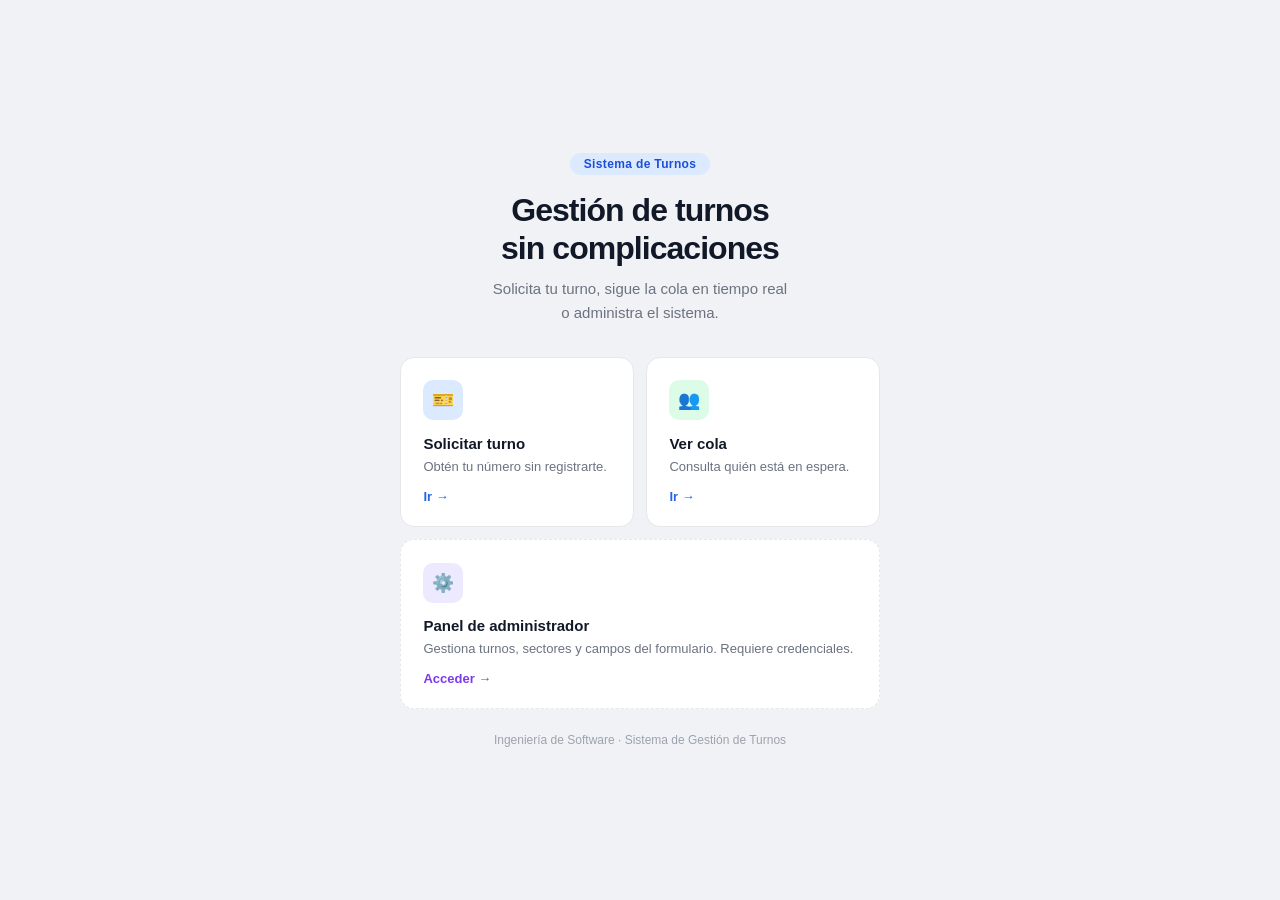
<file: frontend/index.html>
<!DOCTYPE html>
<html lang="es">
<head>
    <meta charset="UTF-8">
    <meta name="viewport" content="width=device-width, initial-scale=1.0">
    <title>Sistema de Turnos</title>
    <style>
        * { box-sizing: border-box; margin: 0; padding: 0; }

        body {
          font-family: -apple-system, BlinkMacSystemFont, 'Segoe UI', sans-serif;
          background: #f0f2f5;
          min-height: 100vh;
          display: flex;
          align-items: center;
          justify-content: center;
          padding: 2rem 1rem;
        }

        .container {
          width: 100%;
          max-width: 480px;
        }

        .hero {
          text-align: center;
          margin-bottom: 2rem;
        }

        .badge {
          display: inline-block;
          background: #dbeafe;
          color: #1d4ed8;
          font-size: 12px;
          font-weight: 600;
          padding: 4px 14px;
          border-radius: 999px;
          margin-bottom: 1rem;
          letter-spacing: 0.03em;
        }

        h1 {
          font-size: 2rem;
          font-weight: 800;
          color: #111827;
          letter-spacing: -0.03em;
          line-height: 1.2;
          margin-bottom: 0.6rem;
        }

        .hero p {
          font-size: 15px;
          color: #6b7280;
          line-height: 1.6;
        }

        .cards {
          display: grid;
          grid-template-columns: 1fr 1fr;
          gap: 12px;
        }

        .card {
          display: block;
          background: #ffffff;
          border: 1px solid #e5e7eb;
          border-radius: 14px;
          padding: 1.4rem;
          text-decoration: none;
          transition: box-shadow 0.2s, transform 0.2s;
        }

        .card:hover {
          box-shadow: 0 8px 24px rgba(0,0,0,0.1);
          transform: translateY(-2px);
        }

        .card.full { grid-column: 1 / -1; }

        .card-icon {
          width: 40px; height: 40px;
          border-radius: 10px;
          display: flex; align-items: center; justify-content: center;
          font-size: 18px;
          margin-bottom: 0.9rem;
        }

        .card-title {
          font-size: 15px;
          font-weight: 700;
          color: #111827;
          margin-bottom: 0.3rem;
        }

        .card-desc {
          font-size: 13px;
          color: #6b7280;
          line-height: 1.5;
          margin-bottom: 0.8rem;
        }

        .card-link {
          font-size: 13px;
          font-weight: 600;
          color: #2563eb;
        }

        .card.admin-card { border-style: dashed; }
        .card.admin-card .card-link { color: #7c3aed; }

        .footer {
          text-align: center;
          margin-top: 1.5rem;
          font-size: 12px;
          color: #9ca3af;
        }
    </style>
</head>
<body>
<div class="container">

    <div class="hero">
        <div class="badge">Sistema de Turnos</div>
        <h1>Gestión de turnos<br>sin complicaciones</h1>
        <p>Solicita tu turno, sigue la cola en tiempo real<br>o administra el sistema.</p>
    </div>

    <div class="cards">
        <a href="generar_turno.html" class="card">
            <div class="card-icon" style="background:#dbeafe;">🎫</div>
            <div class="card-title">Solicitar turno</div>
            <div class="card-desc">Obtén tu número sin registrarte.</div>
            <div class="card-link">Ir →</div>
        </a>

        <a href="cola_turnos.html" class="card">
            <div class="card-icon" style="background:#dcfce7;">👥</div>
            <div class="card-title">Ver cola</div>
            <div class="card-desc">Consulta quién está en espera.</div>
            <div class="card-link">Ir →</div>
        </a>

        <a href="admin_panel.html" class="card admin-card full">
            <div class="card-icon" style="background:#ede9fe;">⚙️</div>
            <div class="card-title">Panel de administrador</div>
            <div class="card-desc">Gestiona turnos, sectores y campos del formulario. Requiere credenciales.</div>
            <div class="card-link">Acceder →</div>
        </a>
    </div>

    <div class="footer">Ingeniería de Software · Sistema de Gestión de Turnos</div>
</div>
</body>
</html>
</file>
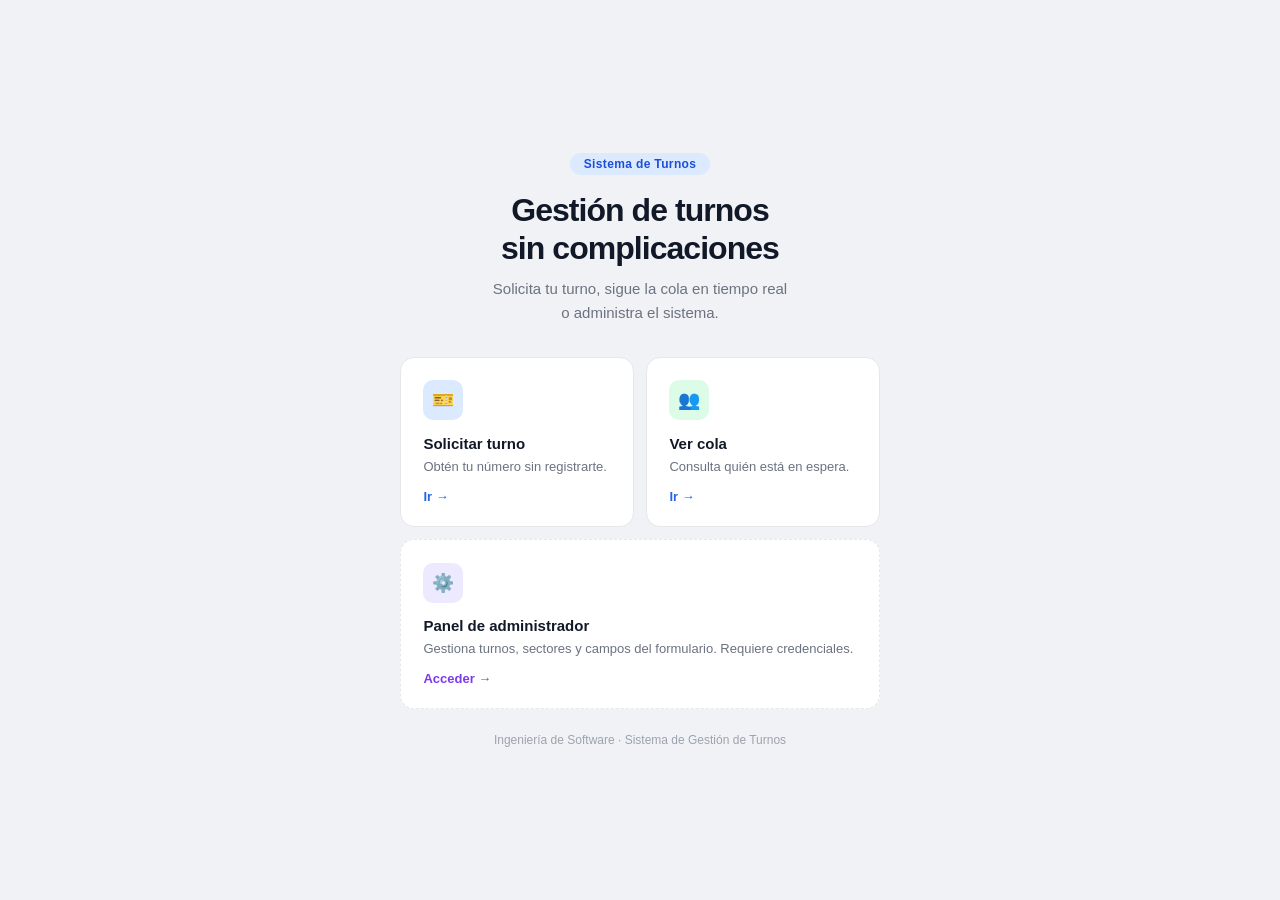
<file: turnosSystem/src/main/resources/static/index.html>
<!DOCTYPE html>
<html lang="es">
<head>
  <meta charset="UTF-8">
  <meta name="viewport" content="width=device-width, initial-scale=1.0">
  <title>Sistema de Turnos</title>
  <style>
    * { box-sizing: border-box; margin: 0; padding: 0; }

    body {
      font-family: -apple-system, BlinkMacSystemFont, 'Segoe UI', sans-serif;
      background: #f0f2f5;
      min-height: 100vh;
      display: flex;
      align-items: center;
      justify-content: center;
      padding: 2rem 1rem;
    }

    .container {
      width: 100%;
      max-width: 480px;
    }

    .hero {
      text-align: center;
      margin-bottom: 2rem;
    }

    .badge {
      display: inline-block;
      background: #dbeafe;
      color: #1d4ed8;
      font-size: 12px;
      font-weight: 600;
      padding: 4px 14px;
      border-radius: 999px;
      margin-bottom: 1rem;
      letter-spacing: 0.03em;
    }

    h1 {
      font-size: 2rem;
      font-weight: 800;
      color: #111827;
      letter-spacing: -0.03em;
      line-height: 1.2;
      margin-bottom: 0.6rem;
    }

    .hero p {
      font-size: 15px;
      color: #6b7280;
      line-height: 1.6;
    }

    .cards {
      display: grid;
      grid-template-columns: 1fr 1fr;
      gap: 12px;
    }

    .card {
      display: block;
      background: #ffffff;
      border: 1px solid #e5e7eb;
      border-radius: 14px;
      padding: 1.4rem;
      text-decoration: none;
      transition: box-shadow 0.2s, transform 0.2s;
    }

    .card:hover {
      box-shadow: 0 8px 24px rgba(0,0,0,0.1);
      transform: translateY(-2px);
    }

    .card.full { grid-column: 1 / -1; }

    .card-icon {
      width: 40px; height: 40px;
      border-radius: 10px;
      display: flex; align-items: center; justify-content: center;
      font-size: 18px;
      margin-bottom: 0.9rem;
    }

    .card-title {
      font-size: 15px;
      font-weight: 700;
      color: #111827;
      margin-bottom: 0.3rem;
    }

    .card-desc {
      font-size: 13px;
      color: #6b7280;
      line-height: 1.5;
      margin-bottom: 0.8rem;
    }

    .card-link {
      font-size: 13px;
      font-weight: 600;
      color: #2563eb;
    }

    .card.admin-card { border-style: dashed; }
    .card.admin-card .card-link { color: #7c3aed; }

    .footer {
      text-align: center;
      margin-top: 1.5rem;
      font-size: 12px;
      color: #9ca3af;
    }
  </style>
</head>
<body>
<div class="container">

  <div class="hero">
    <div class="badge">Sistema de Turnos</div>
    <h1>Gestión de turnos<br>sin complicaciones</h1>
    <p>Solicita tu turno, sigue la cola en tiempo real<br>o administra el sistema.</p>
  </div>

  <div class="cards">
    <a href="generar_turno.html" class="card">
      <div class="card-icon" style="background:#dbeafe;">🎫</div>
      <div class="card-title">Solicitar turno</div>
      <div class="card-desc">Obtén tu número sin registrarte.</div>
      <div class="card-link">Ir →</div>
    </a>

    <a href="cola_turnos.html" class="card">
      <div class="card-icon" style="background:#dcfce7;">👥</div>
      <div class="card-title">Ver cola</div>
      <div class="card-desc">Consulta quién está en espera.</div>
      <div class="card-link">Ir →</div>
    </a>

    <a href="admin_panel.html" class="card admin-card full">
      <div class="card-icon" style="background:#ede9fe;">⚙️</div>
      <div class="card-title">Panel de administrador</div>
      <div class="card-desc">Gestiona turnos, sectores y campos del formulario. Requiere credenciales.</div>
      <div class="card-link">Acceder →</div>
    </a>
  </div>

  <div class="footer">Ingeniería de Software · Sistema de Gestión de Turnos</div>
</div>
</body>
</html>
</file>
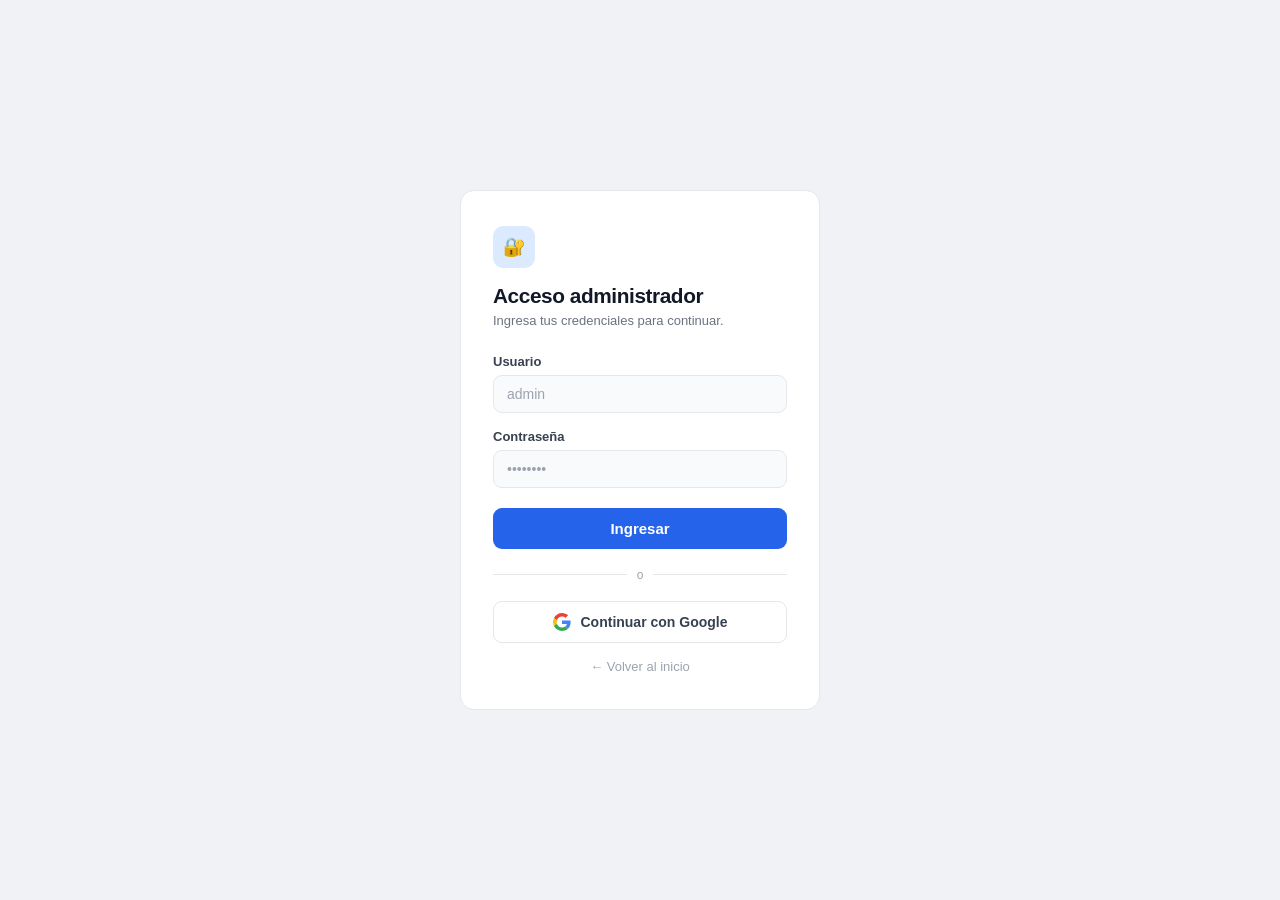
<file: frontend/admin_panel.html>
<!DOCTYPE html>
<html lang="es">
<head>
    <meta charset="UTF-8">
    <meta name="viewport" content="width=device-width, initial-scale=1.0">
    <title>Panel Administrador</title>
    <!-- Google Identity Services -->
    <script src="https://accounts.google.com/gsi/client" async defer></script>
    <style>
        * { box-sizing: border-box; margin: 0; padding: 0; }

        body {
          font-family: -apple-system, BlinkMacSystemFont, 'Segoe UI', sans-serif;
          background: #f0f2f5;
          min-height: 100vh;
          padding: 2rem 1rem;
        }

        /* ── Login ── */
        .login-overlay {
          position: fixed; inset: 0; background: #f0f2f5;
          z-index: 100; display: flex; align-items: center; justify-content: center; padding: 1rem;
        }
        .login-overlay.hidden { display: none; }

        .login-card {
          background: #fff; border: 1px solid #e5e7eb;
          border-radius: 14px; padding: 2.2rem 2rem;
          width: 100%; max-width: 360px;
        }

        .login-icon {
          width: 42px; height: 42px; background: #dbeafe;
          border-radius: 10px; display: flex; align-items: center;
          justify-content: center; font-size: 18px; margin-bottom: 1rem;
        }

        .login-title { font-size: 1.3rem; font-weight: 800; color: #111827; letter-spacing: -0.02em; margin-bottom: 0.3rem; }
        .login-sub   { font-size: 13px; color: #6b7280; margin-bottom: 1.6rem; }

        /* Divider "o" */
        .or-divider {
          display: flex; align-items: center; gap: 10px;
          margin: 1.2rem 0; font-size: 12px; color: #9ca3af;
        }
        .or-divider::before, .or-divider::after {
          content: ''; flex: 1; height: 1px; background: #e5e7eb;
        }

        /* Botón Google personalizado */
        .btn-google {
          width: 100%; display: flex; align-items: center; justify-content: center; gap: 10px;
          background: #fff; border: 1.5px solid #e5e7eb; border-radius: 9px;
          padding: 11px 14px; font-family: inherit; font-size: 14px; font-weight: 600;
          color: #374151; cursor: pointer; transition: all 0.15s; margin-bottom: 0;
        }
        .btn-google:hover { border-color: #93c5fd; background: #f8faff; }
        .btn-google svg   { width: 18px; height: 18px; flex-shrink: 0; }

        /* ── Panel ── */
        .panel-wrap { max-width: 960px; margin: 0 auto; }

        .topbar {
          display: flex; align-items: center; justify-content: space-between;
          background: #fff; border: 1px solid #e5e7eb; border-radius: 12px;
          padding: 12px 16px; margin-bottom: 1.2rem;
        }

        .admin-row { display: flex; align-items: center; gap: 10px; }

        .avatar {
          width: 34px; height: 34px; border-radius: 50%;
          background: #dbeafe; display: flex; align-items: center; justify-content: center;
          font-size: 13px; font-weight: 700; color: #1d4ed8;
          overflow: hidden;
        }
        .avatar img { width: 100%; height: 100%; object-fit: cover; border-radius: 50%; }

        .admin-name { font-size: 14px; font-weight: 700; color: #111827; }
        .admin-role { font-size: 12px; color: #9ca3af; }

        .btn-logout {
          background: transparent; border: 1px solid #e5e7eb; border-radius: 8px;
          padding: 6px 14px; font-family: inherit; font-size: 13px; font-weight: 500;
          color: #6b7280; cursor: pointer; transition: all 0.15s;
        }
        .btn-logout:hover { border-color: #fca5a5; color: #dc2626; background: #fef2f2; }

        /* ── Tabs ── */
        .tabs {
          display: flex; gap: 4px; background: #fff;
          border: 1px solid #e5e7eb; border-radius: 10px;
          padding: 4px; margin-bottom: 1.2rem;
        }

        .tab {
          flex: 1; background: transparent; border: none; border-radius: 8px;
          padding: 9px; font-family: inherit; font-size: 13px; font-weight: 500;
          color: #6b7280; cursor: pointer; transition: all 0.15s;
        }
        .tab:hover { color: #111827; }
        .tab.active { background: #f0f2f5; color: #111827; font-weight: 600; }

        /* ── Panels ── */
        .panel { display: none; }
        .panel.active { display: block; }

        /* ── Tabla ── */
        .table-wrap {
          background: #fff; border: 1px solid #e5e7eb;
          border-radius: 14px; overflow-x: auto;
        }

        table { width: 100%; border-collapse: collapse; font-size: 13px; }
        thead { background: #f9fafb; }

        th {
          padding: 11px 14px; text-align: left;
          font-size: 11px; font-weight: 700; color: #9ca3af;
          text-transform: uppercase; letter-spacing: 0.05em;
          border-bottom: 1px solid #f3f4f6;
        }

        td {
          padding: 12px 14px; border-bottom: 1px solid #f9fafb;
          color: #111827; vertical-align: middle;
        }

        tr:last-child td { border-bottom: none; }
        tr:hover td { background: #fafaf9; }

        .tnum { font-size: 1rem; font-weight: 800; color: #2563eb; }

        .epill, .ppill {
          display: inline-block; font-size: 11px; font-weight: 600;
          padding: 3px 10px; border-radius: 999px;
        }

        .asel {
          background: #f9fafb; border: 1px solid #e5e7eb;
          border-radius: 7px; padding: 5px 8px;
          font-family: inherit; font-size: 12px; color: #111827; cursor: pointer; margin-right: 4px;
        }

        .abtn {
          background: #eff6ff; border: 1px solid #bfdbfe;
          border-radius: 7px; padding: 5px 12px;
          font-family: inherit; font-size: 12px; font-weight: 600;
          color: #2563eb; cursor: pointer; transition: all 0.15s;
        }
        .abtn:hover { background: #2563eb; color: #fff; border-color: #2563eb; }

        .empty-td { text-align: center; color: #9ca3af; padding: 2.5rem; font-size: 13px; }

        /* ── Crear ── */
        .create-box {
          background: #fff; border: 1px solid #e5e7eb;
          border-radius: 14px; padding: 1.4rem; margin-bottom: 1rem;
        }

        .create-title { font-size: 13px; font-weight: 700; color: #111827; margin-bottom: 1rem; }
        .create-row { display: flex; gap: 8px; flex-wrap: wrap; align-items: flex-end; }
        .create-row input, .create-row select { flex: 1; min-width: 120px; }

        /* ── Inputs ── */
        input[type="text"], input[type="password"], input[type="number"], select {
          width: 100%; background: #f9fafb;
          border: 1.5px solid #e5e7eb; border-radius: 9px;
          padding: 10px 13px; font-family: inherit; font-size: 14px;
          color: #111827; outline: none; transition: border-color 0.15s, box-shadow 0.15s;
          appearance: none;
        }

        input:focus, select:focus {
          border-color: #2563eb; box-shadow: 0 0 0 3px rgba(37,99,235,0.1); background: #fff;
        }

        input::placeholder { color: #9ca3af; }
        select option { background: #fff; }

        .field { margin-bottom: 1rem; }
        label { display: block; font-size: 13px; font-weight: 600; color: #374151; margin-bottom: 6px; }

        .btn {
          background: #2563eb; color: #fff; border: none;
          border-radius: 9px; padding: 10px 18px;
          font-family: inherit; font-size: 13px; font-weight: 600;
          cursor: pointer; transition: background 0.15s; white-space: nowrap;
        }
        .btn:hover  { background: #1d4ed8; }
        .btn-full   { width: 100%; padding: 12px; font-size: 15px; margin-top: 4px; }

        /* ── Botón eliminar sector ── */
        .btn-del {
          background: transparent; border: 1px solid #fca5a5;
          border-radius: 7px; padding: 5px 10px;
          font-family: inherit; font-size: 12px; font-weight: 600;
          color: #dc2626; cursor: pointer; transition: all 0.15s; margin-left: 6px;
        }
        .btn-del:hover { background: #fef2f2; }

        /* ── Items lista ── */
        .item-list { display: flex; flex-direction: column; gap: 8px; }

        .list-item {
          display: flex; align-items: center; gap: 12px;
          background: #fff; border: 1px solid #e5e7eb;
          border-radius: 12px; padding: 13px 16px; transition: border-color 0.15s;
        }
        .list-item:hover { border-color: #93c5fd; }

        .idot { width: 8px; height: 8px; border-radius: 50%; flex-shrink: 0; }
        .don  { background: #16a34a; }
        .doff { background: #d1d5db; }

        .iinfo { flex: 1; }
        .iname { font-size: 14px; font-weight: 600; color: #111827; }
        .isub  { font-size: 12px; color: #9ca3af; margin-top: 2px; }

        /* ── Toggle ── */
        .toggle { position: relative; width: 38px; height: 21px; flex-shrink: 0; }
        .toggle input { opacity: 0; width: 0; height: 0; }

        .tslider {
          position: absolute; inset: 0; background: #d1d5db;
          border-radius: 999px; cursor: pointer; transition: background 0.2s;
        }
        .tslider::before {
          content: ''; position: absolute;
          width: 15px; height: 15px; left: 3px; top: 3px;
          background: #fff; border-radius: 50%;
          transition: transform 0.2s; box-shadow: 0 1px 3px rgba(0,0,0,0.15);
        }
        .toggle input:checked + .tslider { background: #2563eb; }
        .toggle input:checked + .tslider::before { transform: translateX(17px); }

        /* ── Error ── */
        .error { display: none; background: #fef2f2; border: 1px solid #fecaca; border-radius: 8px; padding: 10px 14px; font-size: 13px; color: #dc2626; margin-top: 10px; }
        .error.show { display: block; }

        /* ── Toast ── */
        .toast {
          position: fixed; bottom: 1.5rem; right: 1.5rem;
          border-radius: 10px; padding: 12px 18px;
          font-size: 13px; font-weight: 600;
          z-index: 200; transform: translateY(80px); opacity: 0;
          transition: all 0.25s ease; max-width: 280px;
        }
        .toast.show    { transform: translateY(0); opacity: 1; }
        .toast.success { background: #f0fdf4; border: 1px solid #86efac; color: #16a34a; }
        .toast.error   { background: #fef2f2; border: 1px solid #fca5a5; color: #dc2626; }

        .nav-link {
          display: block; text-align: center; margin-top: 1.2rem;
          font-size: 13px; font-weight: 500; color: #9ca3af;
          text-decoration: none; transition: color 0.15s;
        }
        .nav-link:hover { color: #2563eb; }
    </style>
</head>
<body>

<!--LOGIN-->
<div class="login-overlay" id="loginOverlay">
    <div class="login-card">
        <div class="login-icon">🔐</div>
        <div class="login-title">Acceso administrador</div>
        <p class="login-sub">Ingresa tus credenciales para continuar.</p>

        <!-- Credenciales -->
        <div class="field">
            <label>Usuario</label>
            <input type="text" id="lUser" placeholder="admin" autocomplete="username">
        </div>
        <div class="field">
            <label>Contraseña</label>
            <input type="password" id="lPass" placeholder="••••••••" autocomplete="current-password">
        </div>
        <div class="error" id="lErr"></div>
        <button class="btn btn-full" onclick="login()">Ingresar</button>

        <!-- Divisor -->
        <div class="or-divider">o</div>

        <!-- Botón Google: el visual es decorativo; el botón real (renderButton) se superpone encima -->
        <div style="position:relative">
          <button class="btn-google" tabindex="-1" aria-hidden="true">
              <svg viewBox="0 0 48 48" xmlns="http://www.w3.org/2000/svg">
                  <path fill="#EA4335" d="M24 9.5c3.54 0 6.71 1.22 9.21 3.6l6.85-6.85C35.9 2.38 30.47 0 24 0 14.62 0 6.51 5.38 2.56 13.22l7.98 6.19C12.43 13.72 17.74 9.5 24 9.5z"/>
                  <path fill="#4285F4" d="M46.98 24.55c0-1.57-.15-3.09-.38-4.55H24v9.02h12.94c-.58 2.96-2.26 5.48-4.78 7.18l7.73 6c4.51-4.18 7.09-10.36 7.09-17.65z"/>
                  <path fill="#FBBC05" d="M10.53 28.59c-.48-1.45-.76-2.99-.76-4.59s.27-3.14.76-4.59l-7.98-6.19C.92 16.46 0 20.12 0 24c0 3.88.92 7.54 2.56 10.78l7.97-6.19z"/>
                  <path fill="#34A853" d="M24 48c6.48 0 11.93-2.13 15.89-5.81l-7.73-6c-2.18 1.48-4.97 2.31-8.16 2.31-6.26 0-11.57-4.22-13.47-9.91l-7.98 6.19C6.51 42.62 14.62 48 24 48z"/>
                  <path fill="none" d="M0 0h48v48H0z"/>
              </svg>
              Continuar con Google
          </button>
          <!-- El botón oficial de Google se renderiza aquí encima (transparente). No puede ser suprimido. -->
          <div id="gBtnReal" style="position:absolute;inset:0;overflow:hidden;opacity:0.01;pointer-events:auto"></div>
        </div>

        <a href="index.html" class="nav-link" style="margin-top:1rem">← Volver al inicio</a>
    </div>
</div>

<!--PANEL PRINCIPAL-->
<div class="panel-wrap" id="mainPanel" style="display:none">

    <div class="topbar">
        <div class="admin-row">
            <div class="avatar" id="avt">A</div>
            <div>
                <div class="admin-name" id="aName">Administrador</div>
                <div class="admin-role" id="aRole">Panel de gestión</div>
            </div>
        </div>
        <button class="btn-logout" onclick="logout()">Cerrar sesión</button>
    </div>

    <div class="tabs">
        <button class="tab active" onclick="goTab('turnos',this)">Turnos</button>
        <button class="tab" onclick="goTab('sectores',this)">Sectores</button>
        <button class="tab" onclick="goTab('campos',this)">Campos del formulario</button>
        <button class="tab" onclick="goTab('prioridades',this)">Prioridades</button>
    </div>

    <!-- Turnos -->
    <div class="panel active" id="panel-turnos">
        <div class="table-wrap">
            <table>
                <thead>
                <tr>
                    <th>Turno</th><th>Nombre</th><th>Cédula</th>
                    <th>Prioridad</th><th>Estado</th><th>Sector</th><th>Acciones</th>
                </tr>
                </thead>
                <tbody id="tbl"><tr><td class="empty-td" colspan="7">Cargando...</td></tr></tbody>
            </table>
        </div>
    </div>

    <!-- Sectores -->
    <div class="panel" id="panel-sectores">
        <div class="create-box">
            <div class="create-title">Crear nuevo sector</div>
            <div class="create-row">
                <input type="text" id="iSector" placeholder="Ej. Sector C, Caja, Servicio al cliente...">
                <button class="btn" onclick="crearSector()">Crear</button>
            </div>
        </div>
        <div class="item-list" id="lSectores"></div>
    </div>

    <!-- Prioridades -->
    <div class="panel" id="panel-prioridades">
      <div class="create-box" style="margin-bottom:1rem">
        <div class="create-title">Agregar factor de prioridad</div>
        <p style="font-size:13px;color:#6b7280;margin-bottom:1rem">
          Crea factores personalizados que aparecerán en el formulario público de turnos.
        </p>
        <div class="create-row">
          <input type="text" id="iIcono" placeholder="Emoji (ej. 👴)" style="max-width:90px">
          <input type="text" id="iLabelPriori" placeholder="Etiqueta (ej. Adulto Mayor)">
          <button class="btn" onclick="crearPrioridad()">Agregar</button>
        </div>
      </div>
      <div class="create-box">
        <div class="create-title">Factores activos</div>
        <p style="font-size:13px;color:#6b7280;margin-bottom:1rem">
          Activa o desactiva qué opciones se muestran en el formulario. Los personalizados pueden eliminarse.
        </p>
        <div class="item-list" id="lPrioridades"></div>
      </div>
    </div>

    <!-- Campos -->
    <div class="panel" id="panel-campos">
        <div class="create-box">
            <div class="create-title">Agregar campo al formulario</div>
            <div class="create-row">
                <input type="text"   id="iEtiqueta" placeholder="Etiqueta (ej. Teléfono)">
                <select id="iTipo">
                    <option value="texto">Texto</option>
                    <option value="numero">Número</option>
                    <option value="fecha">Fecha</option>
                </select>
                <input type="number" id="iOrden" placeholder="Orden" min="1" style="max-width:90px">
                <button class="btn" onclick="crearCampo()">Agregar</button>
            </div>
        </div>
        <div class="item-list" id="lCampos"></div>
    </div>

</div>

<div class="toast" id="toast"></div>

<script>

    const GOOGLE_CLIENT_ID = '205021739328-dl841da3vg0s62mgi90cv355ovh9emvh.apps.googleusercontent.com';

    // ── Correos autorizados como administradores via Google ──
    const ADMIN_EMAILS = [
      'gabrielgenarobg@gmail.com',
      'gabriel.beltran@estudiantesunibague.edu.co',
      'steven.correa@unibague.edu.co'
    ];

    const API = 'https://proyecto-asignaci-n-de-turnos.onrender.com/api';
    let auth = '', sectores = [];

    // Auth credenciales

    function login() {
      const u = document.getElementById('lUser').value.trim();
      const p = document.getElementById('lPass').value.trim();
      if (!u || !p) { lErr('Completa usuario y contraseña.'); return; }
      auth = 'Basic ' + btoa(`${u}:${p}`);
      fetch(`${API}/sectores/todos`, { headers: { Authorization: auth } })
        .then(r => { if (r.status === 401) throw new Error('Credenciales incorrectas'); return r.json(); })
        .then(() => abrirPanel(u, null, 'Credenciales'))
        .catch(e => lErr(e.message));
    }

    //Auth Google

    // Guardar el último credential de Google para poder reintentar
    let _lastGoogleCredential = null;

    // Inicializar Google y renderizar el botón real (invisible) sobre el botón visual.
    // renderButton() no puede ser suprimido (a diferencia de prompt/One Tap).
    function initGoogle() {
      if (typeof google === 'undefined') return;
      google.accounts.id.initialize({
        client_id: GOOGLE_CLIENT_ID,
        callback:  onGoogleResponse,
        ux_mode:   'popup'
      });
      const container = document.getElementById('gBtnReal');
      if (container) {
        google.accounts.id.renderButton(container, {
          width:  container.parentElement?.offsetWidth || 320,
          size:   'large',
          type:   'standard',
          locale: 'es'
        });
      }
    }
    // Intentar al cargar; si Google aún no está disponible, esperar con el callback onload
    window.addEventListener('load', initGoogle);
    window.onGoogleLibraryLoad = initGoogle;

    function onGoogleResponse(response) {
      lErrClear();
      _lastGoogleCredential = response;

      // Verificación rápida en cliente si hay lista de admins configurada
      try {
        const payload = JSON.parse(atob(response.credential.split('.')[1]));
        if (ADMIN_EMAILS.length > 0 && !ADMIN_EMAILS.includes(payload.email)) {
          lErr('Tu cuenta de Google no está autorizada para acceder al panel.');
          return;
        }
      } catch { /* si falla el decode, dejamos que valide el backend */ }

      // Mostrar estado de carga en el botón
      const btnGoogle = document.querySelector('.btn-google');
      if (btnGoogle) { btnGoogle.disabled = true; btnGoogle.textContent = 'Conectando...'; }

      fetch(`${API}/auth/google`, {
        method: 'POST',
        headers: { 'Content-Type': 'application/json' },
        body: JSON.stringify({ token: response.credential })
      })
      .then(r => {
        if (r.status === 403) throw new Error('Tu cuenta no tiene permiso de administrador.');
        if (!r.ok) throw new Error(`Error al verificar tu cuenta (${r.status}). Intenta de nuevo.`);
        return r.json();
      })
      .then(data => {
        auth = 'Basic ' + btoa('admin:admin123');
        abrirPanel(data.nombre, data.foto, data.email);
      })
      .catch(e => {
        const msg = e.message === 'Failed to fetch'
          ? 'No se pudo conectar con el servidor. Puede estar iniciando, espera ~30 seg e intenta de nuevo.'
          : e.message;
        lErr(msg, true);
      })
      .finally(() => {
        if (btnGoogle) {
          btnGoogle.disabled = false;
          btnGoogle.innerHTML = `<svg viewBox="0 0 48 48" xmlns="http://www.w3.org/2000/svg" style="width:18px;height:18px;flex-shrink:0"><path fill="#EA4335" d="M24 9.5c3.54 0 6.71 1.22 9.21 3.6l6.85-6.85C35.9 2.38 30.47 0 24 0 14.62 0 6.51 5.38 2.56 13.22l7.98 6.19C12.43 13.72 17.74 9.5 24 9.5z"/><path fill="#4285F4" d="M46.98 24.55c0-1.57-.15-3.09-.38-4.55H24v9.02h12.94c-.58 2.96-2.26 5.48-4.78 7.18l7.73 6c4.51-4.18 7.09-10.36 7.09-17.65z"/><path fill="#FBBC05" d="M10.53 28.59c-.48-1.45-.76-2.99-.76-4.59s.27-3.14.76-4.59l-7.98-6.19C.92 16.46 0 20.12 0 24c0 3.88.92 7.54 2.56 10.78l7.97-6.19z"/><path fill="#34A853" d="M24 48c6.48 0 11.93-2.13 15.89-5.81l-7.73-6c-2.18 1.48-4.97 2.31-8.16 2.31-6.26 0-11.57-4.22-13.47-9.91l-7.98 6.19C6.51 42.62 14.62 48 24 48z"/><path fill="none" d="M0 0h48v48H0z"/></svg> Continuar con Google`;
        }
      });
    }

    function reintentarGoogle() {
      if (_lastGoogleCredential) { lErrClear(); onGoogleResponse(_lastGoogleCredential); }
    }

    function abrirPanel(nombre, foto, rol) {
      document.getElementById('loginOverlay').classList.add('hidden');
      document.getElementById('mainPanel').style.display = 'block';
      document.getElementById('aName').textContent = nombre;
      document.getElementById('aRole').textContent = rol || 'Panel de gestión';

      const avt = document.getElementById('avt');
      if (foto) {
        avt.innerHTML = `<img src="${foto}" alt="${nombre}">`;
      } else {
        avt.textContent = nombre[0].toUpperCase();
      }

      cargarTodo();
    }

    function logout() {
      auth = '';
      // Revocar sesión de Google si está disponible
      if (window.google?.accounts?.id) google.accounts.id.disableAutoSelect();
      document.getElementById('loginOverlay').classList.remove('hidden');
      document.getElementById('mainPanel').style.display = 'none';
      document.getElementById('lUser').value = '';
      document.getElementById('lPass').value = '';
      document.getElementById('avt').innerHTML = 'A';
    }

    function lErr(m, mostrarReintentar = false) {
      const el = document.getElementById('lErr');
      el.innerHTML = m + (mostrarReintentar
        ? ' <button onclick="reintentarGoogle()" style="margin-left:6px;background:transparent;border:none;color:#2563eb;font-weight:700;cursor:pointer;font-size:13px;text-decoration:underline;">Reintentar</button>'
        : '');
      el.classList.add('show');
    }

    function lErrClear() {
      const el = document.getElementById('lErr');
      el.innerHTML = ''; el.classList.remove('show');
    }

    document.addEventListener('DOMContentLoaded', () =>
      document.getElementById('lPass').addEventListener('keydown', e => { if (e.key==='Enter') login(); })
    );

    // Tabs

    function goTab(name, btn) {
      document.querySelectorAll('.tab').forEach(t => t.classList.remove('active'));
      document.querySelectorAll('.panel').forEach(p => p.classList.remove('active'));
      btn.classList.add('active');
      document.getElementById(`panel-${name}`).classList.add('active');
    }

    function cargarTodo() { cargarTurnos(); cargarSectores(); cargarCampos(); cargarPrioridades(); }

    // ── Prioridades ──────────────────────────────────────────────────────────

    const PRIORIDADES_BASE = [
      { key: 'EMBARAZO',     label: 'Embarazo',     icon: '🤰', color: '#d97706', custom: false },
      { key: 'DISCAPACIDAD', label: 'Discapacidad', icon: '♿', color: '#7c3aed', custom: false }
    ];

    function getPrioriConfig() {
      try { return JSON.parse(localStorage.getItem('prioriConfig') || '{}'); } catch { return {}; }
    }

    function cargarPrioridades() {
      const config = getPrioriConfig();
      const customs = config.custom || [];
      const todas = [
        ...PRIORIDADES_BASE.map(p => ({ ...p, activo: config[p.key] !== false })),
        ...customs.map(p => ({ ...p, activo: p.enabled !== false, custom: true }))
      ];
      const el = document.getElementById('lPrioridades');
      if (!todas.length) {
        el.innerHTML = '<p style="font-size:13px;color:#9ca3af;padding:.5rem 0">No hay factores configurados.</p>';
        return;
      }
      el.innerHTML = todas.map(p => `
        <div class="list-item">
          <div class="idot" style="background:${p.activo ? (p.color || '#2563eb') : '#d1d5db'}"></div>
          <div class="iinfo">
            <div class="iname">${p.icon} ${p.label}</div>
            <div class="isub">${p.activo ? 'Visible en el formulario' : 'Oculto en el formulario'}${p.custom ? ' · Personalizado' : ''}</div>
          </div>
          <label class="toggle">
            <input type="checkbox" ${p.activo ? 'checked' : ''} onchange="togglePrioridad('${p.key}', this.checked, ${!!p.custom})">
            <span class="tslider"></span>
          </label>
          ${p.custom ? `<button class="btn-del" onclick="eliminarPrioridad('${p.key}')">Eliminar</button>` : ''}
        </div>`).join('');
    }

    function togglePrioridad(key, activo, isCustom) {
      const config = getPrioriConfig();
      if (isCustom) {
        const customs = config.custom || [];
        const idx = customs.findIndex(c => c.key === key);
        if (idx !== -1) customs[idx].enabled = activo;
        config.custom = customs;
      } else {
        config[key] = activo;
      }
      localStorage.setItem('prioriConfig', JSON.stringify(config));
      cargarPrioridades();
      toast(`Prioridad "${key}" ${activo ? 'activada' : 'desactivada'}`, 'success');
    }

    function eliminarPrioridad(key) {
      if (!confirm('¿Eliminar este factor de prioridad personalizado?')) return;
      const config = getPrioriConfig();
      config.custom = (config.custom || []).filter(c => c.key !== key);
      localStorage.setItem('prioriConfig', JSON.stringify(config));
      cargarPrioridades();
      toast('Factor eliminado', 'success');
    }

    function crearPrioridad() {
      const icon  = document.getElementById('iIcono').value.trim();
      const label = document.getElementById('iLabelPriori').value.trim();
      if (!label) { toast('Escribe una etiqueta para el factor.', 'error'); return; }
      if (label.length < 2)  { toast('La etiqueta debe tener al menos 2 caracteres.', 'error'); return; }
      if (label.length > 40) { toast('La etiqueta no puede superar 40 caracteres.', 'error'); return; }
      const config  = getPrioriConfig();
      const customs = config.custom || [];
      customs.push({ key: 'c_' + Date.now(), label, icon: icon || '⭐', color: '#2563eb', enabled: true });
      config.custom = customs;
      localStorage.setItem('prioriConfig', JSON.stringify(config));
      document.getElementById('iIcono').value      = '';
      document.getElementById('iLabelPriori').value = '';
      cargarPrioridades();
      toast(`Factor "${label}" creado`, 'success');
    }

    // ──Turnos

    async function cargarTurnos() {
      const tbody = document.getElementById('tbl');
      let data;
      try {
        data = await fetch(`${API}/turnos/cola`, { headers: { Authorization: auth } }).then(r => r.json());
      } catch {
        tbody.innerHTML = '<tr><td class="empty-td" colspan="7">No hay valores disponibles</td></tr>'; return;
      }

      if (!data.length) {
        tbody.innerHTML = '<tr><td class="empty-td" colspan="7">No hay valores disponibles</td></tr>'; return;
      }

      const eColor = {
        EN_COLA:   'background:#dbeafe;color:#1d4ed8',
        LLAMADO:   'background:#dcfce7;color:#16a34a',
        ATENDIDO:  'background:#f3f4f6;color:#6b7280',
        CANCELADO: 'background:#fef2f2;color:#dc2626',
        PENDIENTE: 'background:#fffbeb;color:#d97706'
      };

      tbody.innerHTML = data.map(t => `
        <tr>
          <td class="tnum">${t.numeroTurno}</td>
          <td style="font-weight:600">${t.nombreUsuario}</td>
          <td style="color:#9ca3af">${t.cedulaUsuario}</td>
          <td>${t.prioridad==='EMBARAZO'
            ? '<span class="ppill" style="background:#fffbeb;color:#d97706">🤰 Embarazo</span>'
            : t.prioridad==='DISCAPACIDAD'
              ? '<span class="ppill" style="background:#f5f3ff;color:#7c3aed">♿ Discapacidad</span>'
              : t.prioridad==='PERSONALIZADO'
                ? `<span class="ppill" style="background:#eff6ff;color:#2563eb">⭐ ${t.prioridadEtiqueta||'Personalizado'}</span>`
                : '<span style="color:#d1d5db">—</span>'
          }</td>
          <td><span class="epill" style="${eColor[t.estado]||''}">${fmtE(t.estado)}</span></td>
          <td style="color:#9ca3af;font-size:12px">${t.sector?.nombre||'—'}</td>
          <td>
            <select class="asel" id="est-${t.id}">
              ${['EN_COLA','LLAMADO','ATENDIDO','CANCELADO'].map(e=>`<option value="${e}"${t.estado===e?' selected':''}>${fmtE(e)}</option>`).join('')}
            </select>
            <button class="abtn" onclick="cambiarEstado(${t.id})">Cambiar</button>
          </td>
        </tr>
      `).join('');
    }

    async function cambiarEstado(id) {
      const nuevoEstado = document.getElementById(`est-${id}`).value;
      await fetch(`${API}/turnos/${id}/estado`, {
        method:'PUT', headers:{'Content-Type':'application/json', Authorization:auth},
        body: JSON.stringify({ nuevoEstado })
      });
      toast('Estado actualizado', 'success'); cargarTurnos();
    }

    // Sectores

    async function cargarSectores() {
      const el = document.getElementById('lSectores');
      try {
        sectores = await fetch(`${API}/sectores/todos`, { headers:{Authorization:auth} }).then(r=>r.json());
      } catch {
        el.innerHTML = '<p style="font-size:13px;color:#9ca3af;padding:.5rem 0">No hay valores disponibles.</p>'; return;
      }
      if (!sectores.length) {
        el.innerHTML = '<p style="font-size:13px;color:#9ca3af;padding:.5rem 0">No hay valores disponibles.</p>'; return;
      }
      el.innerHTML = sectores.map(s => `
        <div class="list-item">
          <div class="idot ${s.activo?'don':'doff'}"></div>
          <div class="iinfo">
            <div class="iname">${s.nombre}</div>
            <div class="isub">${s.activo?'Activo':'Inactivo'}</div>
          </div>
          <label class="toggle">
            <input type="checkbox" ${s.activo?'checked':''} onchange="toggleSector(${s.id},this.checked)">
            <span class="tslider"></span>
          </label>
          <button class="btn-del" onclick="eliminarSector(${s.id},'${s.nombre}')">Eliminar</button>
        </div>
      `).join('');
    }

    async function crearSector() {
      const nombre = document.getElementById('iSector').value.trim();
      if (!nombre) { toast('Escribe un nombre para el sector.', 'error'); return; }
      if (nombre.length < 2) { toast('El nombre debe tener al menos 2 caracteres.', 'error'); return; }
      if (nombre.length > 50) { toast('El nombre no puede superar los 50 caracteres.', 'error'); return; }
      if (!/^[a-zA-ZáéíóúÁÉÍÓÚñÑüÜ0-9\s\-_.,()/]+$/.test(nombre)) {
        toast('El nombre contiene caracteres no permitidos.', 'error'); return;
      }
      const r = await fetch(`${API}/sectores`, {
        method:'POST', headers:{'Content-Type':'application/json', Authorization:auth},
        body: JSON.stringify({ nombre })
      });
      if (!r.ok) { toast('Ya existe un sector con ese nombre', 'error'); return; }
      document.getElementById('iSector').value = '';
      toast(`Sector "${nombre}" creado`, 'success'); cargarSectores();
    }

    async function toggleSector(id, activo) {
      await fetch(`${API}/sectores/${id}/estado`, {
        method:'PUT', headers:{'Content-Type':'application/json', Authorization:auth},
        body: JSON.stringify({ activo })
      });
      toast(`Sector ${activo?'activado':'desactivado'}`, 'success'); cargarSectores();
    }

    async function eliminarSector(id, nombre) {
      if (!confirm(`¿Eliminar el sector "${nombre}"? Esta acción no se puede deshacer.`)) return;
      const r = await fetch(`${API}/sectores/${id}`, {
        method:'DELETE', headers:{ Authorization: auth }
      });
      if (!r.ok) { toast('No se pudo eliminar el sector', 'error'); return; }
      toast(`Sector "${nombre}" eliminado`, 'success'); cargarSectores();
    }

    // Campos

    async function cargarCampos() {
      const el = document.getElementById('lCampos');
      let campos;
      try {
        campos = await fetch(`${API}/campos/todos`, { headers:{Authorization:auth} }).then(r=>r.json());
      } catch {
        el.innerHTML = '<p style="font-size:13px;color:#9ca3af;padding:.5rem 0">No hay valores disponibles.</p>'; return;
      }
      if (!campos.length) {
        el.innerHTML = '<p style="font-size:13px;color:#9ca3af;padding:.5rem 0">No hay valores disponibles.</p>'; return;
      }
      el.innerHTML = campos.map(c => `
        <div class="list-item">
          <div class="idot ${c.activo?'don':'doff'}"></div>
          <div class="iinfo">
            <div class="iname">${c.etiqueta}</div>
            <div class="isub">Tipo: ${c.tipo} · Orden: ${c.orden} · ${c.requerido?'Requerido':'Opcional'}</div>
          </div>
          <label class="toggle">
            <input type="checkbox" ${c.activo?'checked':''} onchange="toggleCampo(${c.id},this.checked)">
            <span class="tslider"></span>
          </label>
          <button class="btn-del" onclick="eliminarCampo(${c.id},'${c.etiqueta.replace(/'/g,"\\'").replace(/"/g,'&quot;')}')">Eliminar</button>
        </div>
      `).join('');
    }

    async function crearCampo() {
      const etiqueta = document.getElementById('iEtiqueta').value.trim();
      const tipo     = document.getElementById('iTipo').value;
      const ordenRaw = document.getElementById('iOrden').value.trim();
      const orden    = parseInt(ordenRaw) || 1;
      if (!etiqueta) { toast('Escribe una etiqueta para el campo.', 'error'); return; }
      if (etiqueta.length < 2) { toast('La etiqueta debe tener al menos 2 caracteres.', 'error'); return; }
      if (etiqueta.length > 50) { toast('La etiqueta no puede superar los 50 caracteres.', 'error'); return; }
      if (ordenRaw && (isNaN(parseInt(ordenRaw)) || parseInt(ordenRaw) < 1)) {
        toast('El orden debe ser un número entero mayor a 0.', 'error'); return;
      }
      await fetch(`${API}/campos`, {
        method:'POST', headers:{'Content-Type':'application/json', Authorization:auth},
        body: JSON.stringify({ etiqueta, tipo, requerido:true, orden })
      });
      document.getElementById('iEtiqueta').value = '';
      document.getElementById('iOrden').value    = '';
      toast(`Campo "${etiqueta}" agregado`, 'success'); cargarCampos();
    }

    async function toggleCampo(id, activo) {
      await fetch(`${API}/campos/${id}/estado`, {
        method:'PUT', headers:{'Content-Type':'application/json', Authorization:auth},
        body: JSON.stringify({ activo })
      });
      toast(`Campo ${activo?'activado':'desactivado'}`, 'success'); cargarCampos();
    }

    async function eliminarCampo(id, etiqueta) {
      if (!confirm(`¿Eliminar el campo "${etiqueta}"? Esta acción no se puede deshacer.`)) return;
      const r = await fetch(`${API}/campos/${id}`, {
        method: 'DELETE', headers: { Authorization: auth }
      });
      if (!r.ok) { toast('No se pudo eliminar el campo', 'error'); return; }
      toast(`Campo "${etiqueta}" eliminado`, 'success');
      cargarCampos();
    }

    //Utils

    function fmtE(e) {
      return {EN_COLA:'En cola',LLAMADO:'Atendiendo',ATENDIDO:'Atendido',CANCELADO:'Cancelado',PENDIENTE:'Pendiente'}[e]||e;
    }

    let tt;
    function toast(msg, tipo='success') {
      const el = document.getElementById('toast');
      el.textContent = msg; el.className = `toast ${tipo} show`;
      clearTimeout(tt); tt = setTimeout(() => el.classList.remove('show'), 3000);
    }
</script>
</body>
</html>
</file>
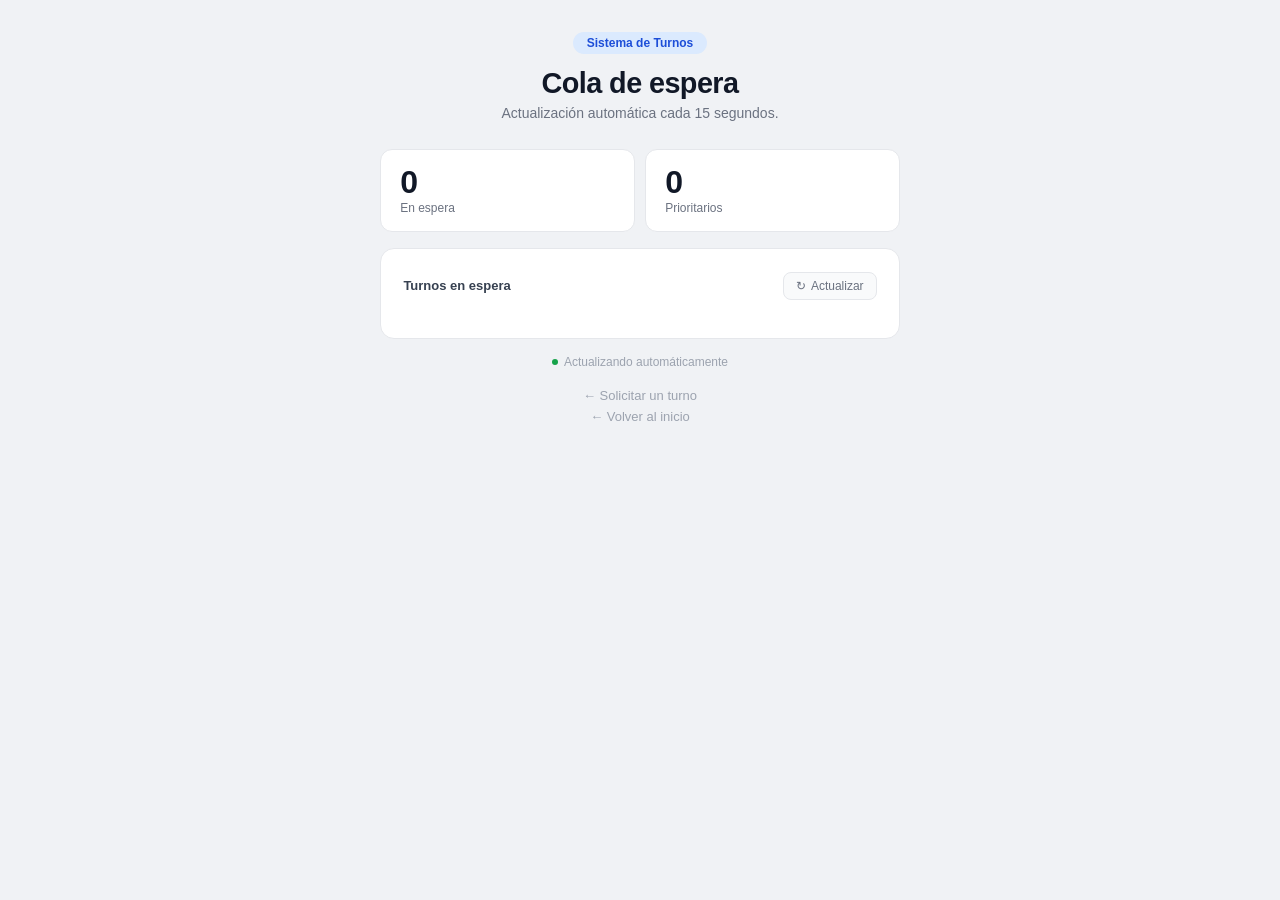
<file: frontend/cola_turnos.html>
<!DOCTYPE html>
<html lang="es">
<head>
    <meta charset="UTF-8">
    <meta name="viewport" content="width=device-width, initial-scale=1.0">
    <title>Cola de Turnos</title>
    <style>
        * { box-sizing: border-box; margin: 0; padding: 0; }

        body {
          font-family: -apple-system, BlinkMacSystemFont, 'Segoe UI', sans-serif;
          background: #f0f2f5;
          min-height: 100vh;
          display: flex;
          justify-content: center;
          padding: 2rem 1rem;
        }

        .container { width: 100%; max-width: 520px; }

        .header { text-align: center; margin-bottom: 1.8rem; }

        .badge {
          display: inline-block;
          background: #dbeafe; color: #1d4ed8;
          font-size: 12px; font-weight: 600;
          padding: 4px 14px; border-radius: 999px; margin-bottom: 0.8rem;
        }

        h1 {
          font-size: 1.8rem; font-weight: 800;
          color: #111827; letter-spacing: -0.02em; margin-bottom: 0.3rem;
        }

        .subtitle { font-size: 14px; color: #6b7280; }

        /* Turno atendido ahora */
        .atendiendo {
          display: none;
          background: #eff6ff; border: 1.5px solid #93c5fd;
          border-radius: 14px; padding: 1.4rem; margin-bottom: 1rem;
        }
        .atendiendo.show { display: block; }

        .at-label {
          display: flex; align-items: center; gap: 6px;
          font-size: 12px; font-weight: 600; color: #1d4ed8;
          text-transform: uppercase; letter-spacing: 0.05em; margin-bottom: 6px;
        }

        .live { width: 7px; height: 7px; border-radius: 50%; background: #16a34a; animation: pulse 1.5s ease infinite; }

        .at-num  { font-size: 2.8rem; font-weight: 800; color: #1d4ed8; letter-spacing: -0.03em; line-height: 1; }
        .at-name { font-size: 13px; color: #3b82f6; font-weight: 500; margin-top: 3px; }

        /* Contadores */
        .counters {
          display: grid; grid-template-columns: 1fr 1fr; gap: 10px; margin-bottom: 1rem;
        }

        .counter {
          background: #fff; border: 1px solid #e5e7eb;
          border-radius: 12px; padding: 1rem 1.2rem;
        }

        .c-num   { font-size: 2rem; font-weight: 800; color: #111827; letter-spacing: -0.03em; line-height: 1; }
        .c-label { font-size: 12px; color: #6b7280; margin-top: 3px; }

        /* Lista */
        .card {
          background: #fff; border: 1px solid #e5e7eb;
          border-radius: 14px; padding: 1.4rem;
        }

        .list-header {
          display: flex; align-items: center; justify-content: space-between;
          margin-bottom: 1rem;
        }

        .list-title { font-size: 13px; font-weight: 700; color: #374151; }

        .refresh-btn {
          display: flex; align-items: center; gap: 5px;
          background: #f9fafb; border: 1px solid #e5e7eb;
          border-radius: 8px; padding: 6px 12px;
          font-family: inherit; font-size: 12px; font-weight: 500;
          color: #6b7280; cursor: pointer; transition: all 0.15s;
        }
        .refresh-btn:hover { border-color: #93c5fd; color: #2563eb; background: #eff6ff; }

        .ri { transition: transform 0.4s; }
        .spinning .ri { transform: rotate(360deg); }

        .turno-item {
          display: flex; align-items: center; gap: 12px;
          border: 1px solid #f3f4f6; border-radius: 10px;
          padding: 12px 14px; margin-bottom: 8px;
          transition: border-color 0.15s;
        }
        .turno-item:hover { border-color: #93c5fd; }

        .pos   { font-size: 12px; font-weight: 700; color: #d1d5db; min-width: 18px; }
        .tnum  { font-size: 1.3rem; font-weight: 800; color: #2563eb; letter-spacing: -0.02em; min-width: 58px; }
        .tinfo { flex: 1; }
        .tname { font-size: 14px; font-weight: 600; color: #111827; }
        .tced  { font-size: 12px; color: #9ca3af; margin-top: 2px; }

        .ptag {
          font-size: 11px; font-weight: 600;
          padding: 3px 10px; border-radius: 999px;
        }

        .empty {
          display: none; text-align: center; padding: 2.5rem 1rem;
        }
        .empty.show { display: block; }
        .empty-icon  { font-size: 2rem; margin-bottom: 0.6rem; opacity: 0.3; }
        .empty-title { font-size: 14px; font-weight: 600; color: #374151; }
        .empty-sub   { font-size: 13px; color: #9ca3af; margin-top: 3px; }

        .auto-info {
          display: flex; align-items: center; justify-content: center; gap: 6px;
          font-size: 12px; color: #9ca3af; margin-top: 1rem;
        }
        .green-dot { width: 6px; height: 6px; border-radius: 50%; background: #16a34a; animation: pulse 2s ease infinite; }

        .nav-link {
          display: block; text-align: center; margin-top: 1.2rem;
          font-size: 13px; font-weight: 500; color: #9ca3af;
          text-decoration: none; transition: color 0.15s;
        }
        .nav-link:hover { color: #2563eb; }

        @keyframes pulse { 0%,100%{opacity:1} 50%{opacity:0.3} }
    </style>
</head>
<body>
<div class="container">

    <div class="header">
        <div class="badge">Sistema de Turnos</div>
        <h1>Cola de espera</h1>
        <p class="subtitle">Actualización automática cada 15 segundos.</p>
    </div>

    <div class="atendiendo" id="atDiv">
        <div class="at-label"><div class="live"></div>Atendiendo ahora</div>
        <div class="at-num"  id="atNum">—</div>
        <div class="at-name" id="atName">—</div>
    </div>

    <div class="counters">
        <div class="counter">
            <div class="c-num"   id="cntE">0</div>
            <div class="c-label">En espera</div>
        </div>
        <div class="counter">
            <div class="c-num"   id="cntP">0</div>
            <div class="c-label">Prioritarios</div>
        </div>
    </div>

    <div class="card">
        <div class="list-header">
            <span class="list-title">Turnos en espera</span>
            <button class="refresh-btn" id="rBtn" onclick="cargar()">
                <span class="ri">↻</span> Actualizar
            </button>
        </div>
        <div id="lista"></div>
        <div class="empty" id="empty">
            <div class="empty-icon">✓</div>
            <div class="empty-title">Sin turnos en espera</div>
            <div class="empty-sub">La cola está vacía por el momento</div>
        </div>
    </div>

    <div class="auto-info"><div class="green-dot"></div>Actualizando automáticamente</div>
    <a href="generar_turno.html" class="nav-link">← Solicitar un turno</a>
    <a href="index.html" class="nav-link" style="margin-top:6px">← Volver al inicio</a>

</div>
<script>
    const API = 'https://proyecto-asignaci-n-de-turnos.onrender.com/api';

    async function cargar() {
      const btn = document.getElementById('rBtn');
      btn.classList.add('spinning');
      try {
        const cola = await fetch(`${API}/turnos/cola`).then(r => r.json());
        render(cola);
      } catch(e) { console.error(e); }
      finally { setTimeout(() => btn.classList.remove('spinning'), 400); }
    }

    function render(cola) {
      const llamado = cola.find(t => t.estado === 'LLAMADO');
      // Prioritarios (EMBARAZO / DISCAPACIDAD) van primero
      const espera  = cola
        .filter(t => t.estado === 'EN_COLA')
        .sort((a, b) => {
          const p = v => v.prioridad !== 'NINGUNO' ? 0 : 1;
          return p(a) - p(b);
        });
      const atDiv   = document.getElementById('atDiv');

      if (llamado) {
        document.getElementById('atNum').textContent  = llamado.numeroTurno;
        document.getElementById('atName').textContent = llamado.nombreUsuario;
        atDiv.classList.add('show');
      } else { atDiv.classList.remove('show'); }

      document.getElementById('cntE').textContent = espera.length;
      document.getElementById('cntP').textContent = espera.filter(t => t.prioridad !== 'NINGUNO').length;

      const lista = document.getElementById('lista');
      const empty = document.getElementById('empty');
      lista.innerHTML = '';

      if (!espera.length) { empty.classList.add('show'); return; }
      empty.classList.remove('show');

      espera.forEach((t, i) => {
        let tag = '';
        if (t.prioridad === 'EMBARAZO')
          tag = '<span class="ptag" style="background:#fffbeb;color:#d97706">🤰 Prioritario</span>';
        else if (t.prioridad === 'DISCAPACIDAD')
          tag = '<span class="ptag" style="background:#f5f3ff;color:#7c3aed">♿ Prioritario</span>';
        else if (t.prioridad === 'PERSONALIZADO')
          tag = '<span class="ptag" style="background:#eff6ff;color:#2563eb">⭐ Prioritario</span>';

        const el = document.createElement('div');
        el.className = 'turno-item';
        el.innerHTML = `
          <div class="pos">${i+1}</div>
          <div class="tnum">${t.numeroTurno}</div>
          <div class="tinfo">
            <div class="tname">${t.nombreUsuario}</div>
            <div class="tced">C.C. ${t.cedulaUsuario}</div>
          </div>
          ${tag}
        `;
        lista.appendChild(el);
      });
    }

    cargar();
    setInterval(cargar, 15000);
</script>
</body>
</html>
</file>
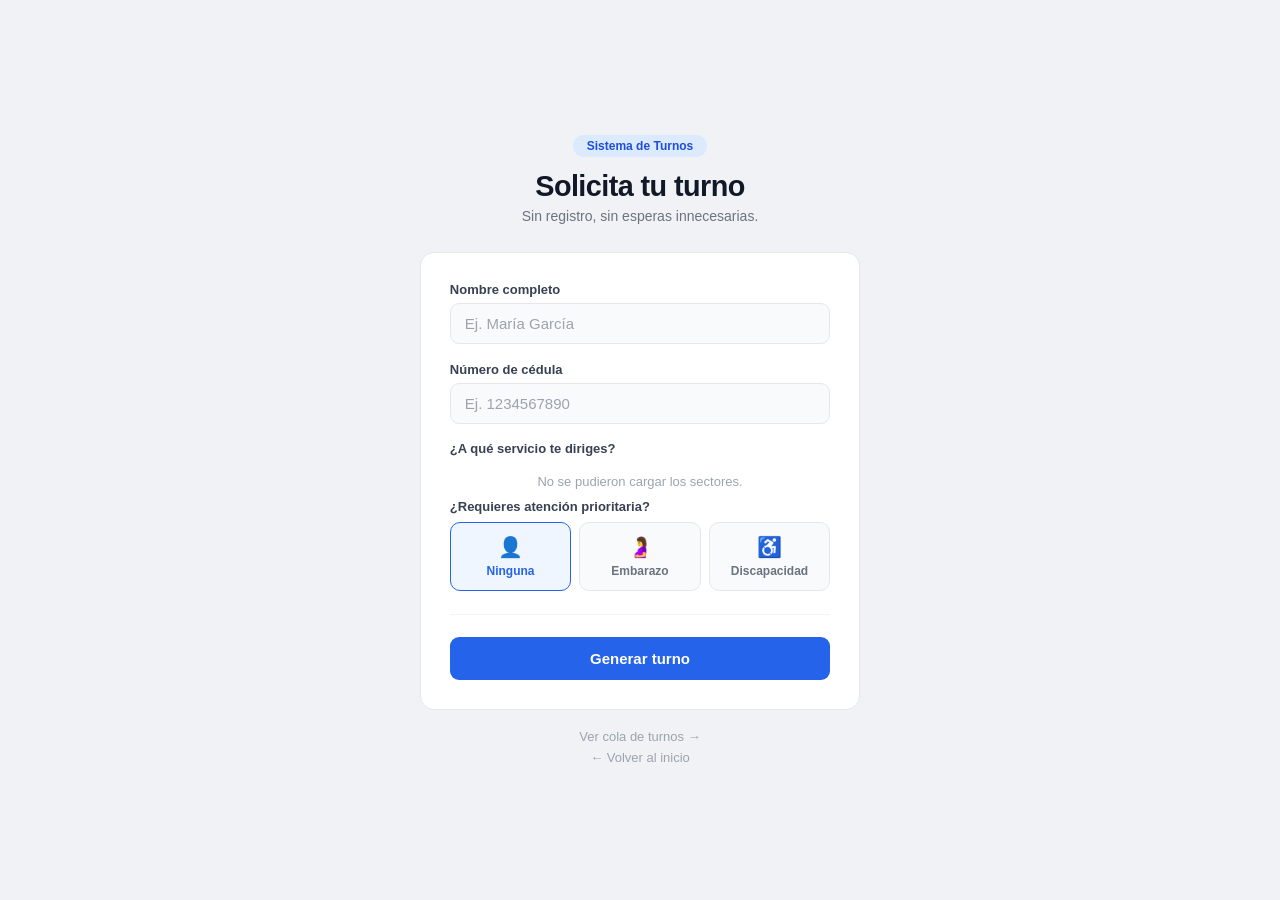
<file: frontend/generar_turno.html>
<!DOCTYPE html>
<html lang="es">
<head>
    <meta charset="UTF-8">
    <meta name="viewport" content="width=device-width, initial-scale=1.0">
    <title>Solicitar Turno</title>
    <style>
        * { box-sizing: border-box; margin: 0; padding: 0; }

        body {
          font-family: -apple-system, BlinkMacSystemFont, 'Segoe UI', sans-serif;
          background: #f0f2f5;
          min-height: 100vh;
          display: flex;
          align-items: center;
          justify-content: center;
          padding: 2rem 1rem;
        }

        .container { width: 100%; max-width: 440px; }

        .header { text-align: center; margin-bottom: 1.8rem; }

        .badge {
          display: inline-block;
          background: #dbeafe; color: #1d4ed8;
          font-size: 12px; font-weight: 600;
          padding: 4px 14px; border-radius: 999px;
          margin-bottom: 0.8rem;
        }

        h1 {
          font-size: 1.8rem; font-weight: 800;
          color: #111827; letter-spacing: -0.02em;
          margin-bottom: 0.3rem;
        }

        .subtitle { font-size: 14px; color: #6b7280; }

        .card {
          background: #fff;
          border: 1px solid #e5e7eb;
          border-radius: 14px;
          padding: 1.8rem;
        }

        .field { margin-bottom: 1.1rem; }

        label {
          display: block;
          font-size: 13px; font-weight: 600;
          color: #374151; margin-bottom: 6px;
        }

        input[type="text"] {
          width: 100%;
          background: #f9fafb;
          border: 1.5px solid #e5e7eb;
          border-radius: 9px;
          padding: 11px 14px;
          font-family: inherit; font-size: 15px;
          color: #111827; outline: none;
          transition: border-color 0.15s, box-shadow 0.15s;
        }

        input[type="text"]:focus {
          border-color: #2563eb;
          box-shadow: 0 0 0 3px rgba(37,99,235,0.1);
          background: #fff;
        }

        input::placeholder { color: #9ca3af; }

        /* ── Selector de sector ── */
        .sector-label {
          font-size: 13px; font-weight: 600;
          color: #374151; margin-bottom: 8px;
        }

        .sector-grid {
          display: grid;
          grid-template-columns: 1fr 1fr;
          gap: 8px;
          margin-bottom: 1.1rem;
        }

        .s-btn {
          border: 1.5px solid #e5e7eb;
          background: #f9fafb;
          border-radius: 10px;
          padding: 11px 8px;
          text-align: center;
          cursor: pointer;
          transition: all 0.15s;
          font-family: inherit;
          font-size: 13px;
          font-weight: 600;
          color: #6b7280;
        }

        .s-btn:hover { border-color: #93c5fd; background: #eff6ff; color: #2563eb; }
        .s-btn.active { border-color: #2563eb; background: #eff6ff; color: #2563eb; }

        .sector-loading {
          font-size: 13px; color: #9ca3af;
          padding: 10px 0; text-align: center;
        }

        .sector-none {
          font-size: 13px; color: #9ca3af;
          background: #f9fafb; border: 1px dashed #e5e7eb;
          border-radius: 9px; padding: 12px; text-align: center;
          margin-bottom: 1.1rem; display: none;
        }

        /* ── Prioridad ── */
        .prioridad-label {
          font-size: 13px; font-weight: 600;
          color: #374151; margin-bottom: 8px;
        }

        .prioridad-grid {
          display: grid;
          grid-template-columns: 1fr 1fr 1fr;
          gap: 8px;
        }

        .p-btn {
          border: 1.5px solid #e5e7eb;
          background: #f9fafb;
          border-radius: 10px;
          padding: 12px 6px;
          text-align: center;
          cursor: pointer;
          transition: all 0.15s;
          font-family: inherit;
        }

        .p-btn:hover { border-color: #93c5fd; background: #eff6ff; }

        .p-btn.active-none           { border-color: #2563eb; background: #eff6ff; }
        .p-btn.active-embarazo       { border-color: #d97706; background: #fffbeb; }
        .p-btn.active-discapacidad   { border-color: #7c3aed; background: #f5f3ff; }
        .p-btn.active-personalizado  { border-color: #2563eb; background: #eff6ff; }

        .p-icon { font-size: 20px; display: block; margin-bottom: 4px; }
        .p-text { font-size: 12px; font-weight: 600; color: #6b7280; }

        .p-btn.active-none           .p-text { color: #2563eb; }
        .p-btn.active-embarazo       .p-text { color: #d97706; }
        .p-btn.active-discapacidad   .p-text { color: #7c3aed; }
        .p-btn.active-personalizado  .p-text { color: #2563eb; }

        .divider { height: 1px; background: #f3f4f6; margin: 1.4rem 0; }

        .btn {
          width: 100%; background: #2563eb; color: #fff;
          border: none; border-radius: 9px; padding: 13px;
          font-family: inherit; font-size: 15px; font-weight: 600;
          cursor: pointer; transition: background 0.15s;
        }

        .btn:hover    { background: #1d4ed8; }
        .btn:disabled { opacity: 0.5; cursor: not-allowed; }

        .spinner {
          display: inline-block;
          width: 14px; height: 14px;
          border: 2px solid rgba(255,255,255,0.4);
          border-top-color: #fff;
          border-radius: 50%;
          animation: spin 0.7s linear infinite;
          vertical-align: middle; margin-right: 6px;
        }

        .error {
          display: none;
          background: #fef2f2; border: 1px solid #fecaca;
          border-radius: 8px; padding: 10px 14px;
          font-size: 13px; color: #dc2626; margin-top: 12px;
        }
        .error.show { display: block; }

        /* ── Resultado ── */
        .result {
          display: none;
          background: #fff; border: 1px solid #e5e7eb;
          border-radius: 14px; padding: 2rem; text-align: center;
        }
        .result.show { display: block; }

        .result-label {
          font-size: 12px; font-weight: 600; color: #9ca3af;
          text-transform: uppercase; letter-spacing: 0.06em;
          margin-bottom: 0.4rem;
        }

        .turno-numero {
          font-size: 4.5rem; font-weight: 800;
          color: #2563eb; letter-spacing: -0.04em;
          line-height: 1; margin-bottom: 1.4rem;
        }

        .result-rows { display: flex; flex-direction: column; gap: 8px; margin-bottom: 1.2rem; }

        .result-row {
          display: flex; justify-content: space-between;
          padding: 10px 14px; background: #f9fafb;
          border-radius: 8px; font-size: 13px;
        }

        .result-row .key { color: #6b7280; font-weight: 500; }
        .result-row .val { color: #111827; font-weight: 600; }

        .p-tag {
          display: inline-block; font-size: 12px; font-weight: 600;
          padding: 5px 14px; border-radius: 999px; margin-bottom: 1.2rem;
        }

        .btn-sec {
          width: 100%; background: transparent;
          border: 1.5px solid #e5e7eb; border-radius: 9px; padding: 11px;
          font-family: inherit; font-size: 14px; font-weight: 500;
          color: #6b7280; cursor: pointer; transition: all 0.15s; margin-top: 8px;
        }
        .btn-sec:hover { border-color: #2563eb; color: #2563eb; background: #eff6ff; }

        .nav-link {
          display: block; text-align: center; margin-top: 1.2rem;
          font-size: 13px; font-weight: 500; color: #9ca3af;
          text-decoration: none; transition: color 0.15s;
        }
        .nav-link:hover { color: #2563eb; }

        @keyframes spin { to { transform: rotate(360deg); } }
    </style>
</head>
<body>
<div class="container">

    <div class="header">
        <div class="badge">Sistema de Turnos</div>
        <h1>Solicita tu turno</h1>
        <p class="subtitle">Sin registro, sin esperas innecesarias.</p>
    </div>

    <!-- Formulario -->
    <div class="card" id="formCard">

        <div class="field">
            <label for="nombre">Nombre completo</label>
            <input type="text" id="nombre" placeholder="Ej. María García">
        </div>

        <div class="field">
            <label for="cedula">Número de cédula</label>
            <input type="text" id="cedula" placeholder="Ej. 1234567890">
        </div>

        <!-- Campos dinámicos del admin -->
        <div id="camposDinamicos"></div>

        <!-- Selector de sector -->
        <div class="sector-label">¿A qué servicio te diriges?</div>
        <div class="sector-loading" id="sectorLoading">Cargando sectores...</div>
        <div class="sector-grid" id="sectorGrid" style="display:none;"></div>
        <div class="sector-none" id="sectorNone">No hay sectores disponibles por el momento.</div>

        <!-- Prioridad (se renderiza dinámicamente según config del admin) -->
        <div class="prioridad-label">¿Requieres atención prioritaria?</div>
        <div class="prioridad-grid" id="prioridadGrid"></div>

        <div class="divider"></div>

        <button class="btn" id="btnGen" onclick="generar()">Generar turno</button>
        <div class="error" id="errMsg"></div>
    </div>

    <!-- Resultado -->
    <div class="result" id="resultCard">
        <div class="result-label">Tu número de turno</div>
        <div class="turno-numero" id="resNumero">—</div>
        <div id="resPTag"></div>
        <div class="result-rows">
            <div class="result-row"><span class="key">Nombre</span><span class="val" id="resNombre">—</span></div>
            <div class="result-row"><span class="key">Cédula</span><span class="val" id="resCedula">—</span></div>
            <div class="result-row" id="resSectorRow" style="display:none;">
                <span class="key">Sector</span><span class="val" id="resSector">—</span>
            </div>
            <!-- Filas de campos dinámicos (se inyectan al mostrar resultado) -->
            <div id="resCamposExtra"></div>
            <div class="result-row"><span class="key">Estado</span><span class="val" id="resEstado">—</span></div>
        </div>
        <button class="btn-sec" onclick="reiniciar()">Solicitar otro turno</button>
    </div>

    <a href="cola_turnos.html" class="nav-link">Ver cola de turnos →</a>
    <a href="index.html" class="nav-link" style="margin-top:6px">← Volver al inicio</a>
</div>

<script>
    const API = 'https://proyecto-asignaci-n-de-turnos.onrender.com/api';
    let prioridad = 'NINGUNO';
    let sectorSeleccionado = null;
    let camposActivos = [];

    // Campos dinámicos del formulario

    async function cargarCampos() {
      try {
        const res = await fetch(`${API}/campos`);
        const todos = await res.json();
        camposActivos = todos.filter(c => c.activo).sort((a, b) => a.orden - b.orden);
        const cont = document.getElementById('camposDinamicos');
        if (!camposActivos.length) { cont.innerHTML = ''; return; }
        cont.innerHTML = camposActivos.map(c => {
          const inputType = c.tipo === 'numero' ? 'number' : c.tipo === 'fecha' ? 'date' : 'text';
          return `
            <div class="field">
              <label>${c.etiqueta}${c.requerido ? ' <span style="color:#dc2626">*</span>' : ''}</label>
              <input type="${inputType}" id="campo_${c.id}" placeholder="${c.etiqueta}"
                style="width:100%;background:#f9fafb;border:1.5px solid #e5e7eb;border-radius:9px;
                       padding:11px 14px;font-family:inherit;font-size:15px;color:#111827;outline:none;">
            </div>`;
        }).join('');
      } catch { /* si falla, no muestra campos extra */ }
    }

    // Sectores

    async function cargarSectores() {
      try {
        const res     = await fetch(`${API}/sectores`);
        const activos = (await res.json()).filter(s => s.activo);
        const loading = document.getElementById('sectorLoading');
        const grid    = document.getElementById('sectorGrid');
        const none    = document.getElementById('sectorNone');

        loading.style.display = 'none';

        if (!activos.length) {
          none.style.display = 'block';
          return;
        }

        grid.style.display = 'grid';
        grid.innerHTML = activos.map(s => `
          <button class="s-btn" data-id="${s.id}" data-nombre="${s.nombre}" onclick="selSector(this)">
            ${s.nombre}
          </button>
        `).join('');

      } catch {
        document.getElementById('sectorLoading').textContent = 'No se pudieron cargar los sectores.';
      }
    }

    function selSector(btn) {
      // Deseleccionar anterior
      document.querySelectorAll('.s-btn').forEach(b => b.classList.remove('active'));
      // Si se vuelve a hacer clic en el mismo, deselecciona
      if (sectorSeleccionado && sectorSeleccionado.id === +btn.dataset.id) {
        sectorSeleccionado = null;
        return;
      }
      btn.classList.add('active');
      sectorSeleccionado = { id: +btn.dataset.id, nombre: btn.dataset.nombre };
    }

    // Prioridad

    function selP(btn) {
      document.querySelectorAll('.p-btn').forEach(b => b.className = 'p-btn');
      prioridad = btn.dataset.val;
      btn.classList.add(btn.dataset.cls || 'active-none');
    }

    // Generar turno

    async function generar() {
      const nombre = document.getElementById('nombre').value.trim();
      const cedula = document.getElementById('cedula').value.trim();
      const btn    = document.getElementById('btnGen');
      const err    = document.getElementById('errMsg');

      if (!nombre || !cedula) {
        err.textContent = 'Por favor completa tu nombre y número de cédula.';
        err.classList.add('show'); return;
      }
      if (nombre.length < 2 || nombre.length > 80) {
        err.textContent = 'El nombre debe tener entre 2 y 80 caracteres.';
        err.classList.add('show'); return;
      }
      if (!/^[a-zA-ZáéíóúÁÉÍÓÚñÑüÜ\s'\-]+$/.test(nombre)) {
        err.textContent = 'El nombre solo puede contener letras y espacios.';
        err.classList.add('show'); return;
      }
      if (!/^\d{6,12}$/.test(cedula)) {
        err.textContent = 'La cédula debe contener entre 6 y 12 dígitos numéricos.';
        err.classList.add('show'); return;
      }

      // Validar campos dinámicos (requerido + tipo)
      for (const c of camposActivos) {
        const inp = document.getElementById(`campo_${c.id}`);
        const val = inp?.value.trim() ?? '';
        // Para tipo=numero: el browser limpia .value cuando hay texto inválido;
        // validity.badInput lo detecta correctamente.
        if (c.tipo === 'numero' && inp?.validity?.badInput) {
          err.textContent = `"${c.etiqueta}" solo acepta valores numéricos.`;
          err.classList.add('show'); return;
        }
        if (c.requerido && !val) {
          err.textContent = `El campo "${c.etiqueta}" es obligatorio.`;
          err.classList.add('show'); return;
        }
        if (val) {
          if (c.tipo === 'numero' && isNaN(Number(val))) {
            err.textContent = `"${c.etiqueta}" solo acepta valores numéricos.`;
            err.classList.add('show'); return;
          }
          if (c.tipo === 'fecha' && isNaN(Date.parse(val))) {
            err.textContent = `"${c.etiqueta}" debe ser una fecha válida.`;
            err.classList.add('show'); return;
          }
          if (c.tipo === 'texto') {
            if (val.length > 200) {
              err.textContent = `"${c.etiqueta}" no puede superar 200 caracteres.`;
              err.classList.add('show'); return;
            }
            if (!/[a-zA-ZáéíóúÁÉÍÓÚñÑüÜ]/.test(val)) {
              err.textContent = `"${c.etiqueta}" debe contener al menos una letra.`;
              err.classList.add('show'); return;
            }
          }
        }
      }

      btn.disabled = true;
      btn.innerHTML = '<span class="spinner"></span>Generando...';
      err.classList.remove('show');

      try {
        // Capturar valores de campos dinámicos antes de limpiar
        const campoValues = camposActivos
          .map(c => ({ etiqueta: c.etiqueta, valor: document.getElementById(`campo_${c.id}`)?.value.trim() || '' }))
          .filter(cv => cv.valor);

        // Prioridades personalizadas (c_*) → PERSONALIZADO en backend + etiqueta para mostrar
        const prioridadBackend = prioridad.startsWith('c_') ? 'PERSONALIZADO' : prioridad;
        let prioridadEtiqueta = null;
        if (prioridad.startsWith('c_')) {
          const cfg = (() => { try { return JSON.parse(localStorage.getItem('prioriConfig') || '{}'); } catch { return {}; } })();
          const custom = (cfg.custom || []).find(c => c.key === prioridad);
          if (custom) prioridadEtiqueta = custom.label;
        }

        // 1. Crear el turno
        const res = await fetch(`${API}/turnos`, {
          method:  'POST',
          headers: { 'Content-Type': 'application/json' },
          body:    JSON.stringify({ nombreUsuario: nombre, cedulaUsuario: cedula, prioridad: prioridadBackend, prioridadEtiqueta })
        });
        if (!res.ok) throw new Error();
        const turno = await res.json();

        // 2. Asignar sector si se eligió uno
        if (sectorSeleccionado) {
          await fetch(`${API}/turnos/${turno.id}/sector`, {
            method:  'PUT',
            headers: { 'Content-Type': 'application/json' },
            body:    JSON.stringify({ sectorId: sectorSeleccionado.id })
          });
        }

        mostrar(turno, campoValues);

      } catch {
        err.textContent = 'No se pudo conectar con el servidor. Intenta de nuevo.';
        err.classList.add('show');
      } finally {
        btn.disabled = false;
        btn.innerHTML = 'Generar turno';
      }
    }

    function mostrar(t, campoValues = []) {
      document.getElementById('formCard').style.display = 'none';
      document.getElementById('resNumero').textContent  = t.numeroTurno;
      document.getElementById('resNombre').textContent  = t.nombreUsuario;
      document.getElementById('resCedula').textContent  = t.cedulaUsuario;
      document.getElementById('resEstado').textContent  = fmtEstado(t.estado);

      // Sector en resultado
      if (sectorSeleccionado) {
        document.getElementById('resSector').textContent      = sectorSeleccionado.nombre;
        document.getElementById('resSectorRow').style.display = 'flex';
      }

      // Campos dinámicos en resultado
      const extraRows = document.getElementById('resCamposExtra');
      if (extraRows) {
        extraRows.innerHTML = campoValues.map(cv => `
          <div class="result-row">
            <span class="key">${cv.etiqueta}</span>
            <span class="val">${cv.valor}</span>
          </div>`).join('');
      }

      // Badge de prioridad
      const tag = document.getElementById('resPTag');
      if (t.prioridad === 'EMBARAZO') {
        tag.innerHTML = '<div class="p-tag" style="background:#fffbeb;color:#d97706">🤰 Atención prioritaria — Embarazo</div>';
      } else if (t.prioridad === 'DISCAPACIDAD') {
        tag.innerHTML = '<div class="p-tag" style="background:#f5f3ff;color:#7c3aed">♿ Atención prioritaria — Discapacidad</div>';
      } else if (t.prioridad === 'PERSONALIZADO') {
        // Buscar la etiqueta en config local
        const cfg = (() => { try { return JSON.parse(localStorage.getItem('prioriConfig') || '{}'); } catch { return {}; } })();
        const custom = (cfg.custom || []).find(c => c.key === prioridad);
        const lbl = custom ? `${custom.icon} Atención prioritaria — ${custom.label}` : '⭐ Atención prioritaria';
        tag.innerHTML = `<div class="p-tag" style="background:#eff6ff;color:#2563eb">${lbl}</div>`;
      } else {
        tag.innerHTML = '';
      }

      document.getElementById('resultCard').classList.add('show');
    }

    function fmtEstado(e) {
      return { PENDIENTE:'Pendiente', EN_COLA:'En cola', LLAMADO:'Siendo atendido',
               ATENDIDO:'Atendido', CANCELADO:'Cancelado' }[e] || e;
    }

    function reiniciar() {
      document.getElementById('nombre').value = '';
      document.getElementById('cedula').value = '';
      // Limpiar campos dinámicos
      camposActivos.forEach(c => {
        const inp = document.getElementById(`campo_${c.id}`);
        if (inp) inp.value = '';
      });
      const extraRows = document.getElementById('resCamposExtra');
      if (extraRows) extraRows.innerHTML = '';
      document.getElementById('formCard').style.display  = 'block';
      document.getElementById('resultCard').classList.remove('show');
      document.getElementById('resSectorRow').style.display = 'none';
      sectorSeleccionado = null;
      document.querySelectorAll('.s-btn').forEach(b => b.classList.remove('active'));
      selP(document.querySelector('[data-val="NINGUNO"]'));
    }

    // Prioridades dinámicas según config del admin (base + personalizadas)
    function renderPrioridades() {
      const config = (() => { try { return JSON.parse(localStorage.getItem('prioriConfig') || '{}'); } catch { return {}; } })();
      const base = [
        { key: 'NINGUNO',      icon: '👤', label: 'Ninguna',      cls: 'active-none',         show: true },
        { key: 'EMBARAZO',     icon: '🤰', label: 'Embarazo',     cls: 'active-embarazo',     show: config['EMBARAZO'] !== false },
        { key: 'DISCAPACIDAD', icon: '♿', label: 'Discapacidad', cls: 'active-discapacidad', show: config['DISCAPACIDAD'] !== false }
      ];
      const custom = (config.custom || [])
        .filter(c => c.enabled !== false)
        .map(c => ({ key: c.key, icon: c.icon || '⭐', label: c.label, cls: 'active-personalizado', show: true }));
      const grid = document.getElementById('prioridadGrid');
      grid.innerHTML = [...base, ...custom].filter(p => p.show).map(p =>
        `<button class="p-btn ${p.key === 'NINGUNO' ? 'active-none' : ''}" data-val="${p.key}" data-cls="${p.cls}" onclick="selP(this)">
          <span class="p-icon">${p.icon}</span>
          <span class="p-text">${p.label}</span>
        </button>`
      ).join('');
    }

    // Init
    cargarSectores();
    cargarCampos();
    renderPrioridades();
</script>
</body>
</html>
</file>
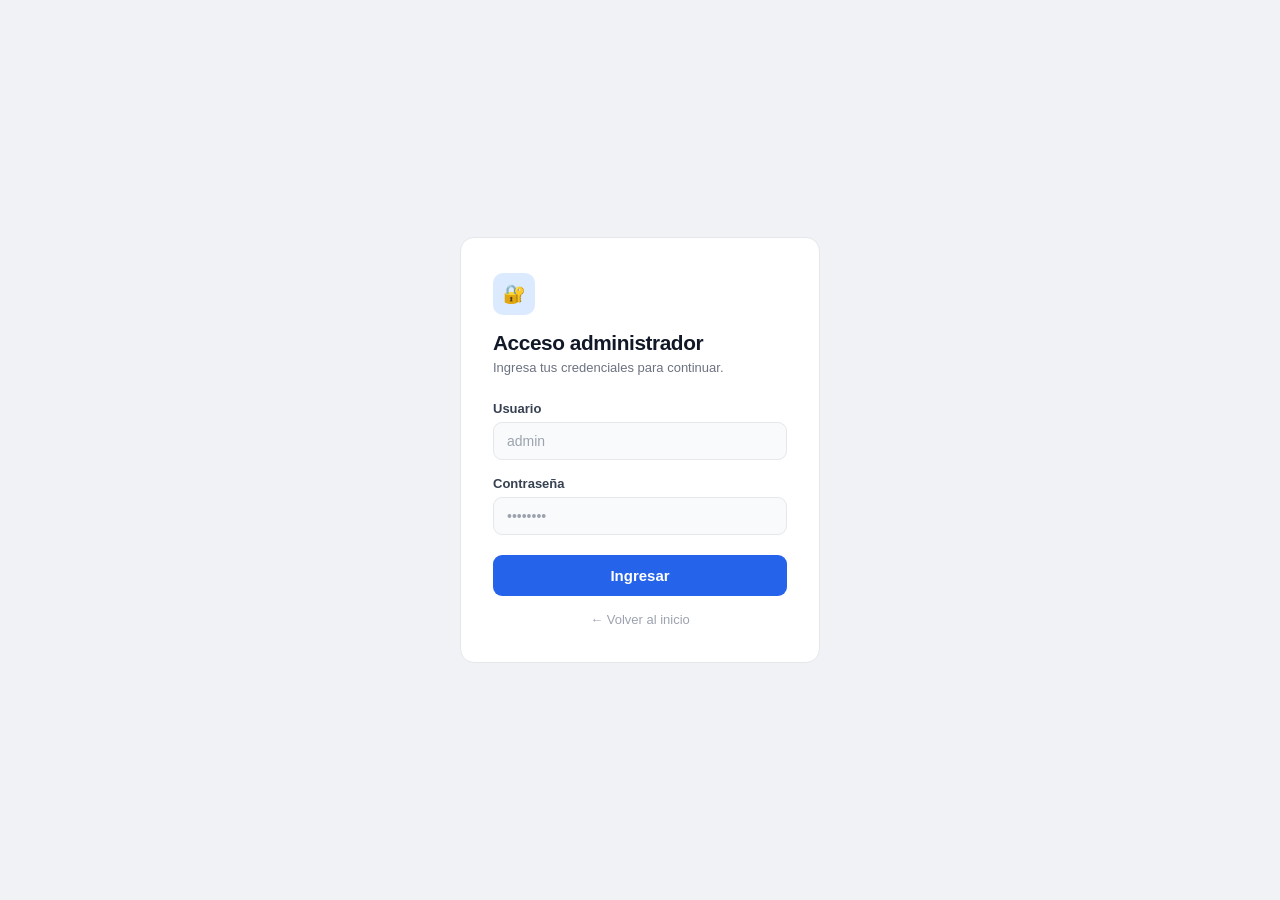
<file: turnosSystem/src/main/resources/static/admin_panel.html>
<!DOCTYPE html>
<html lang="es">
<head>
  <meta charset="UTF-8">
  <meta name="viewport" content="width=device-width, initial-scale=1.0">
  <title>Panel Administrador</title>
  <style>
    * { box-sizing: border-box; margin: 0; padding: 0; }

    body {
      font-family: -apple-system, BlinkMacSystemFont, 'Segoe UI', sans-serif;
      background: #f0f2f5;
      min-height: 100vh;
      padding: 2rem 1rem;
    }

    /* ── Login ── */
    .login-overlay {
      position: fixed; inset: 0; background: #f0f2f5;
      z-index: 100; display: flex; align-items: center; justify-content: center; padding: 1rem;
    }
    .login-overlay.hidden { display: none; }

    .login-card {
      background: #fff; border: 1px solid #e5e7eb;
      border-radius: 14px; padding: 2.2rem 2rem;
      width: 100%; max-width: 360px;
    }

    .login-icon {
      width: 42px; height: 42px; background: #dbeafe;
      border-radius: 10px; display: flex; align-items: center;
      justify-content: center; font-size: 18px; margin-bottom: 1rem;
    }

    .login-title { font-size: 1.3rem; font-weight: 800; color: #111827; letter-spacing: -0.02em; margin-bottom: 0.3rem; }
    .login-sub   { font-size: 13px; color: #6b7280; margin-bottom: 1.6rem; }

    /* ── Panel ── */
    .panel-wrap { max-width: 960px; margin: 0 auto; }

    .topbar {
      display: flex; align-items: center; justify-content: space-between;
      background: #fff; border: 1px solid #e5e7eb; border-radius: 12px;
      padding: 12px 16px; margin-bottom: 1.2rem;
    }

    .admin-row { display: flex; align-items: center; gap: 10px; }

    .avatar {
      width: 34px; height: 34px; border-radius: 50%;
      background: #dbeafe; display: flex; align-items: center; justify-content: center;
      font-size: 13px; font-weight: 700; color: #1d4ed8;
    }

    .admin-name { font-size: 14px; font-weight: 700; color: #111827; }
    .admin-role { font-size: 12px; color: #9ca3af; }

    .btn-logout {
      background: transparent; border: 1px solid #e5e7eb; border-radius: 8px;
      padding: 6px 14px; font-family: inherit; font-size: 13px; font-weight: 500;
      color: #6b7280; cursor: pointer; transition: all 0.15s;
    }
    .btn-logout:hover { border-color: #fca5a5; color: #dc2626; background: #fef2f2; }

    /* ── Tabs ── */
    .tabs {
      display: flex; gap: 4px; background: #fff;
      border: 1px solid #e5e7eb; border-radius: 10px;
      padding: 4px; margin-bottom: 1.2rem;
    }

    .tab {
      flex: 1; background: transparent; border: none; border-radius: 8px;
      padding: 9px; font-family: inherit; font-size: 13px; font-weight: 500;
      color: #6b7280; cursor: pointer; transition: all 0.15s;
    }
    .tab:hover { color: #111827; }
    .tab.active { background: #f0f2f5; color: #111827; font-weight: 600; }

    /* ── Panels ── */
    .panel { display: none; }
    .panel.active { display: block; }

    /* ── Tabla ── */
    .table-wrap {
      background: #fff; border: 1px solid #e5e7eb;
      border-radius: 14px; overflow-x: auto;
    }

    table { width: 100%; border-collapse: collapse; font-size: 13px; }

    thead { background: #f9fafb; }

    th {
      padding: 11px 14px; text-align: left;
      font-size: 11px; font-weight: 700; color: #9ca3af;
      text-transform: uppercase; letter-spacing: 0.05em;
      border-bottom: 1px solid #f3f4f6;
    }

    td {
      padding: 12px 14px; border-bottom: 1px solid #f9fafb;
      color: #111827; vertical-align: middle;
    }

    tr:last-child td { border-bottom: none; }
    tr:hover td { background: #fafaf9; }

    .tnum { font-size: 1rem; font-weight: 800; color: #2563eb; }

    .epill {
      display: inline-block; font-size: 11px; font-weight: 600;
      padding: 3px 10px; border-radius: 999px;
    }

    .ppill {
      display: inline-block; font-size: 11px; font-weight: 600;
      padding: 3px 10px; border-radius: 999px;
    }

    .asel {
      background: #f9fafb; border: 1px solid #e5e7eb;
      border-radius: 7px; padding: 5px 8px;
      font-family: inherit; font-size: 12px; color: #111827; cursor: pointer; margin-right: 4px;
    }

    .abtn {
      background: #eff6ff; border: 1px solid #bfdbfe;
      border-radius: 7px; padding: 5px 12px;
      font-family: inherit; font-size: 12px; font-weight: 600;
      color: #2563eb; cursor: pointer; transition: all 0.15s;
    }
    .abtn:hover { background: #2563eb; color: #fff; border-color: #2563eb; }

    .empty-td { text-align: center; color: #9ca3af; padding: 2.5rem; font-size: 13px; }

    /* ── Crear ── */
    .create-box {
      background: #fff; border: 1px solid #e5e7eb;
      border-radius: 14px; padding: 1.4rem; margin-bottom: 1rem;
    }

    .create-title { font-size: 13px; font-weight: 700; color: #111827; margin-bottom: 1rem; }

    .create-row { display: flex; gap: 8px; flex-wrap: wrap; align-items: flex-end; }
    .create-row input, .create-row select { flex: 1; min-width: 120px; }

    /* ── Inputs compartidos ── */
    input[type="text"], input[type="password"], input[type="number"], select {
      width: 100%; background: #f9fafb;
      border: 1.5px solid #e5e7eb; border-radius: 9px;
      padding: 10px 13px; font-family: inherit; font-size: 14px;
      color: #111827; outline: none; transition: border-color 0.15s, box-shadow 0.15s;
      appearance: none;
    }

    input:focus, select:focus {
      border-color: #2563eb; box-shadow: 0 0 0 3px rgba(37,99,235,0.1); background: #fff;
    }

    input::placeholder { color: #9ca3af; }
    select option { background: #fff; }

    .field { margin-bottom: 1rem; }

    label { display: block; font-size: 13px; font-weight: 600; color: #374151; margin-bottom: 6px; }

    .btn {
      background: #2563eb; color: #fff; border: none;
      border-radius: 9px; padding: 10px 18px;
      font-family: inherit; font-size: 13px; font-weight: 600;
      cursor: pointer; transition: background 0.15s; white-space: nowrap;
    }
    .btn:hover { background: #1d4ed8; }
    .btn-full { width: 100%; padding: 12px; font-size: 15px; margin-top: 4px; }

    /* ── Items lista ── */
    .item-list { display: flex; flex-direction: column; gap: 8px; }

    .list-item {
      display: flex; align-items: center; gap: 12px;
      background: #fff; border: 1px solid #e5e7eb;
      border-radius: 12px; padding: 13px 16px; transition: border-color 0.15s;
    }
    .list-item:hover { border-color: #93c5fd; }

    .idot { width: 8px; height: 8px; border-radius: 50%; flex-shrink: 0; }
    .don  { background: #16a34a; }
    .doff { background: #d1d5db; }

    .iinfo { flex: 1; }
    .iname { font-size: 14px; font-weight: 600; color: #111827; }
    .isub  { font-size: 12px; color: #9ca3af; margin-top: 2px; }

    /* ── Toggle ── */
    .toggle { position: relative; width: 38px; height: 21px; flex-shrink: 0; }
    .toggle input { opacity: 0; width: 0; height: 0; }

    .tslider {
      position: absolute; inset: 0; background: #d1d5db;
      border-radius: 999px; cursor: pointer; transition: background 0.2s;
    }
    .tslider::before {
      content: ''; position: absolute;
      width: 15px; height: 15px; left: 3px; top: 3px;
      background: #fff; border-radius: 50%;
      transition: transform 0.2s; box-shadow: 0 1px 3px rgba(0,0,0,0.15);
    }
    .toggle input:checked + .tslider { background: #2563eb; }
    .toggle input:checked + .tslider::before { transform: translateX(17px); }

    /* ── Error ── */
    .error { display: none; background: #fef2f2; border: 1px solid #fecaca; border-radius: 8px; padding: 10px 14px; font-size: 13px; color: #dc2626; margin-top: 10px; }
    .error.show { display: block; }

    /* ── Toast ── */
    .toast {
      position: fixed; bottom: 1.5rem; right: 1.5rem;
      border-radius: 10px; padding: 12px 18px;
      font-size: 13px; font-weight: 600;
      z-index: 200; transform: translateY(80px); opacity: 0;
      transition: all 0.25s ease; max-width: 280px;
    }
    .toast.show    { transform: translateY(0); opacity: 1; }
    .toast.success { background: #f0fdf4; border: 1px solid #86efac; color: #16a34a; }
    .toast.error   { background: #fef2f2; border: 1px solid #fca5a5; color: #dc2626; }

    .nav-link {
      display: block; text-align: center; margin-top: 1.2rem;
      font-size: 13px; font-weight: 500; color: #9ca3af;
      text-decoration: none; transition: color 0.15s;
    }
    .nav-link:hover { color: #2563eb; }
  </style>
</head>
<body>

<!-- Login -->
<div class="login-overlay" id="loginOverlay">
  <div class="login-card">
    <div class="login-icon">🔐</div>
    <div class="login-title">Acceso administrador</div>
    <p class="login-sub">Ingresa tus credenciales para continuar.</p>
    <div class="field">
      <label>Usuario</label>
      <input type="text" id="lUser" placeholder="admin" autocomplete="username">
    </div>
    <div class="field">
      <label>Contraseña</label>
      <input type="password" id="lPass" placeholder="••••••••" autocomplete="current-password">
    </div>
    <div class="error" id="lErr"></div>
    <button class="btn btn-full" onclick="login()">Ingresar</button>
    <a href="index.html" class="nav-link" style="margin-top:1rem">← Volver al inicio</a>
  </div>
</div>

<!-- Panel principal -->
<div class="panel-wrap" id="mainPanel" style="display:none">

  <div class="topbar">
    <div class="admin-row">
      <div class="avatar" id="avt">A</div>
      <div>
        <div class="admin-name" id="aName">Administrador</div>
        <div class="admin-role">Panel de gestión</div>
      </div>
    </div>
    <button class="btn-logout" onclick="logout()">Cerrar sesión</button>
  </div>

  <div class="tabs">
    <button class="tab active" onclick="goTab('turnos',this)">Turnos</button>
    <button class="tab" onclick="goTab('sectores',this)">Sectores</button>
    <button class="tab" onclick="goTab('campos',this)">Campos del formulario</button>
  </div>

  <!-- Turnos -->
  <div class="panel active" id="panel-turnos">
    <div class="table-wrap">
      <table>
        <thead>
          <tr>
            <th>Turno</th><th>Nombre</th><th>Cédula</th>
            <th>Prioridad</th><th>Estado</th><th>Sector</th><th>Acciones</th>
          </tr>
        </thead>
        <tbody id="tbl"><tr><td class="empty-td" colspan="7">Cargando...</td></tr></tbody>
      </table>
    </div>
  </div>

  <!-- Sectores -->
  <div class="panel" id="panel-sectores">
    <div class="create-box">
      <div class="create-title">Crear nuevo sector</div>
      <div class="create-row">
        <input type="text" id="iSector" placeholder="Ej. Sector C, Caja, Servicio al cliente...">
        <button class="btn" onclick="crearSector()">Crear</button>
      </div>
    </div>
    <div class="item-list" id="lSectores"></div>
  </div>

  <!-- Campos -->
  <div class="panel" id="panel-campos">
    <div class="create-box">
      <div class="create-title">Agregar campo al formulario</div>
      <div class="create-row">
        <input type="text"   id="iEtiqueta" placeholder="Etiqueta (ej. Teléfono)">
        <select id="iTipo">
          <option value="texto">Texto</option>
          <option value="numero">Número</option>
          <option value="fecha">Fecha</option>
        </select>
        <input type="number" id="iOrden" placeholder="Orden" min="1" style="max-width:90px">
        <button class="btn" onclick="crearCampo()">Agregar</button>
      </div>
    </div>
    <div class="item-list" id="lCampos"></div>
  </div>

</div>

<div class="toast" id="toast"></div>

<script>
  const API = 'http://localhost:8080/api';
  let auth = '', sectores = [];

  // ── Auth ──
  function login() {
    const u = document.getElementById('lUser').value.trim();
    const p = document.getElementById('lPass').value.trim();
    if (!u || !p) { lErr('Completa usuario y contraseña.'); return; }
    auth = 'Basic ' + btoa(`${u}:${p}`);
    fetch(`${API}/sectores/todos`, { headers: { Authorization: auth } })
      .then(r => { if (r.status === 401) throw new Error('Credenciales incorrectas'); return r.json(); })
      .then(() => {
        document.getElementById('loginOverlay').classList.add('hidden');
        document.getElementById('mainPanel').style.display = 'block';
        document.getElementById('aName').textContent = u;
        document.getElementById('avt').textContent   = u[0].toUpperCase();
        cargarTodo();
      })
      .catch(e => lErr(e.message));
  }

  function logout() {
    auth = '';
    document.getElementById('loginOverlay').classList.remove('hidden');
    document.getElementById('mainPanel').style.display = 'none';
    document.getElementById('lUser').value = '';
    document.getElementById('lPass').value = '';
  }

  function lErr(m) {
    const el = document.getElementById('lErr');
    el.textContent = m; el.classList.add('show');
  }

  document.addEventListener('DOMContentLoaded', () =>
    document.getElementById('lPass').addEventListener('keydown', e => { if (e.key==='Enter') login(); })
  );

  // ── Tabs ──
  function goTab(name, btn) {
    document.querySelectorAll('.tab').forEach(t => t.classList.remove('active'));
    document.querySelectorAll('.panel').forEach(p => p.classList.remove('active'));
    btn.classList.add('active');
    document.getElementById(`panel-${name}`).classList.add('active');
  }

  function cargarTodo() { cargarTurnos(); cargarSectores(); cargarCampos(); }

  // ── Turnos ──
  async function cargarTurnos() {
    const data = await fetch(`${API}/turnos/cola`, { headers: { Authorization: auth } }).then(r => r.json());
    const tbody = document.getElementById('tbl');

    if (!data.length) {
      tbody.innerHTML = '<tr><td class="empty-td" colspan="7">No hay turnos activos</td></tr>'; return;
    }

    const eColor = { EN_COLA:'background:#dbeafe;color:#1d4ed8', LLAMADO:'background:#dcfce7;color:#16a34a',
                     ATENDIDO:'background:#f3f4f6;color:#6b7280', CANCELADO:'background:#fef2f2;color:#dc2626',
                     PENDIENTE:'background:#fffbeb;color:#d97706' };

    tbody.innerHTML = data.map(t => `
      <tr>
        <td class="tnum">${t.numeroTurno}</td>
        <td style="font-weight:600">${t.nombreUsuario}</td>
        <td style="color:#9ca3af">${t.cedulaUsuario}</td>
        <td>${t.prioridad !== 'NINGUNO'
          ? `<span class="ppill" style="${t.prioridad==='EMBARAZO'?'background:#fffbeb;color:#d97706':'background:#f5f3ff;color:#7c3aed'}">${t.prioridad==='EMBARAZO'?'🤰':'♿'} ${t.prioridad}</span>`
          : '<span style="color:#d1d5db">—</span>'
        }</td>
        <td><span class="epill" style="${eColor[t.estado]||''}">${fmtE(t.estado)}</span></td>
        <td style="color:#9ca3af;font-size:12px">${t.sector?.nombre||'—'}</td>
        <td>
          <select class="asel" id="sec-${t.id}">
            <option value="">Sector...</option>
            ${sectores.map(s=>`<option value="${s.id}"${t.sector?.id===s.id?' selected':''}>${s.nombre}</option>`).join('')}
          </select>
          <button class="abtn" onclick="asignarSector(${t.id})">Asignar</button>
          &nbsp;
          <select class="asel" id="est-${t.id}">
            ${['EN_COLA','LLAMADO','ATENDIDO','CANCELADO'].map(e=>`<option value="${e}"${t.estado===e?' selected':''}>${fmtE(e)}</option>`).join('')}
          </select>
          <button class="abtn" onclick="cambiarEstado(${t.id})">Cambiar</button>
        </td>
      </tr>
    `).join('');
  }

  async function asignarSector(id) {
    const sid = document.getElementById(`sec-${id}`).value;
    if (!sid) { toast('Selecciona un sector primero', 'error'); return; }
    await fetch(`${API}/turnos/${id}/sector`, {
      method:'PUT', headers:{'Content-Type':'application/json', Authorization:auth},
      body: JSON.stringify({ sectorId: +sid })
    });
    toast('Sector asignado', 'success'); cargarTurnos();
  }

  async function cambiarEstado(id) {
    const nuevoEstado = document.getElementById(`est-${id}`).value;
    await fetch(`${API}/turnos/${id}/estado`, {
      method:'PUT', headers:{'Content-Type':'application/json', Authorization:auth},
      body: JSON.stringify({ nuevoEstado })
    });
    toast('Estado actualizado', 'success'); cargarTurnos();
  }

  // ── Sectores ──
  async function cargarSectores() {
    sectores = await fetch(`${API}/sectores/todos`, { headers:{Authorization:auth} }).then(r=>r.json());
    const el = document.getElementById('lSectores');
    if (!sectores.length) { el.innerHTML='<p style="font-size:13px;color:#9ca3af;padding:.5rem 0">No hay sectores creados aún.</p>'; return; }
    el.innerHTML = sectores.map(s => `
      <div class="list-item">
        <div class="idot ${s.activo?'don':'doff'}"></div>
        <div class="iinfo">
          <div class="iname">${s.nombre}</div>
          <div class="isub">${s.activo?'Activo':'Inactivo'}</div>
        </div>
        <label class="toggle">
          <input type="checkbox" ${s.activo?'checked':''} onchange="toggleSector(${s.id},this.checked)">
          <span class="tslider"></span>
        </label>
      </div>
    `).join('');
  }

  async function crearSector() {
    const nombre = document.getElementById('iSector').value.trim();
    if (!nombre) { toast('Escribe un nombre', 'error'); return; }
    const r = await fetch(`${API}/sectores`, {
      method:'POST', headers:{'Content-Type':'application/json', Authorization:auth},
      body: JSON.stringify({ nombre })
    });
    if (!r.ok) { toast('Ya existe un sector con ese nombre', 'error'); return; }
    document.getElementById('iSector').value = '';
    toast(`Sector "${nombre}" creado`, 'success'); cargarSectores();
  }

  async function toggleSector(id, activo) {
    await fetch(`${API}/sectores/${id}/estado`, {
      method:'PUT', headers:{'Content-Type':'application/json', Authorization:auth},
      body: JSON.stringify({ activo })
    });
    toast(`Sector ${activo?'activado':'desactivado'}`, 'success'); cargarSectores();
  }

  // ── Campos ──
  async function cargarCampos() {
    const campos = await fetch(`${API}/campos/todos`, { headers:{Authorization:auth} }).then(r=>r.json());
    const el = document.getElementById('lCampos');
    if (!campos.length) { el.innerHTML='<p style="font-size:13px;color:#9ca3af;padding:.5rem 0">No hay campos configurados aún.</p>'; return; }
    el.innerHTML = campos.map(c => `
      <div class="list-item">
        <div class="idot ${c.activo?'don':'doff'}"></div>
        <div class="iinfo">
          <div class="iname">${c.etiqueta}</div>
          <div class="isub">Tipo: ${c.tipo} · Orden: ${c.orden} · ${c.requerido?'Requerido':'Opcional'}</div>
        </div>
        <label class="toggle">
          <input type="checkbox" ${c.activo?'checked':''} onchange="toggleCampo(${c.id},this.checked)">
          <span class="tslider"></span>
        </label>
      </div>
    `).join('');
  }

  async function crearCampo() {
    const etiqueta = document.getElementById('iEtiqueta').value.trim();
    const tipo     = document.getElementById('iTipo').value;
    const orden    = parseInt(document.getElementById('iOrden').value) || 1;
    if (!etiqueta) { toast('Escribe una etiqueta', 'error'); return; }
    await fetch(`${API}/campos`, {
      method:'POST', headers:{'Content-Type':'application/json', Authorization:auth},
      body: JSON.stringify({ etiqueta, tipo, requerido:true, orden })
    });
    document.getElementById('iEtiqueta').value = '';
    document.getElementById('iOrden').value    = '';
    toast(`Campo "${etiqueta}" agregado`, 'success'); cargarCampos();
  }

  async function toggleCampo(id, activo) {
    await fetch(`${API}/campos/${id}/estado`, {
      method:'PUT', headers:{'Content-Type':'application/json', Authorization:auth},
      body: JSON.stringify({ activo })
    });
    toast(`Campo ${activo?'activado':'desactivado'}`, 'success'); cargarCampos();
  }

  // ── Utils ──
  function fmtE(e) {
    return {EN_COLA:'En cola',LLAMADO:'Atendiendo',ATENDIDO:'Atendido',CANCELADO:'Cancelado',PENDIENTE:'Pendiente'}[e]||e;
  }

  let tt;
  function toast(msg, tipo='success') {
    const el = document.getElementById('toast');
    el.textContent = msg; el.className = `toast ${tipo} show`;
    clearTimeout(tt); tt = setTimeout(() => el.classList.remove('show'), 3000);
  }
</script>
</body>
</html>
</file>
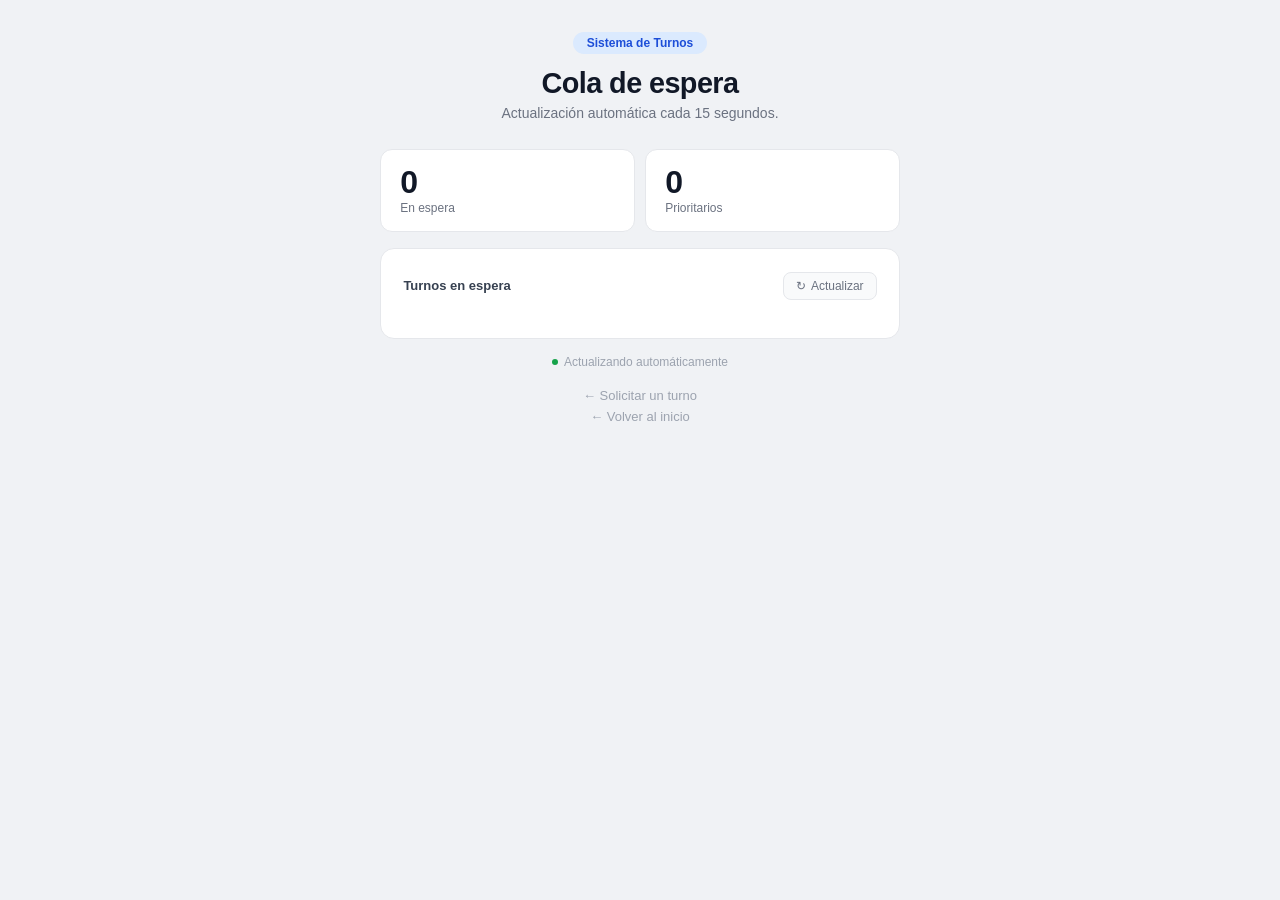
<file: turnosSystem/src/main/resources/static/cola_turnos.html>
<!DOCTYPE html>
<html lang="es">
<head>
  <meta charset="UTF-8">
  <meta name="viewport" content="width=device-width, initial-scale=1.0">
  <title>Cola de Turnos</title>
  <style>
    * { box-sizing: border-box; margin: 0; padding: 0; }

    body {
      font-family: -apple-system, BlinkMacSystemFont, 'Segoe UI', sans-serif;
      background: #f0f2f5;
      min-height: 100vh;
      display: flex;
      justify-content: center;
      padding: 2rem 1rem;
    }

    .container { width: 100%; max-width: 520px; }

    .header { text-align: center; margin-bottom: 1.8rem; }

    .badge {
      display: inline-block;
      background: #dbeafe; color: #1d4ed8;
      font-size: 12px; font-weight: 600;
      padding: 4px 14px; border-radius: 999px; margin-bottom: 0.8rem;
    }

    h1 {
      font-size: 1.8rem; font-weight: 800;
      color: #111827; letter-spacing: -0.02em; margin-bottom: 0.3rem;
    }

    .subtitle { font-size: 14px; color: #6b7280; }

    /* Turno atendido ahora */
    .atendiendo {
      display: none;
      background: #eff6ff; border: 1.5px solid #93c5fd;
      border-radius: 14px; padding: 1.4rem; margin-bottom: 1rem;
    }
    .atendiendo.show { display: block; }

    .at-label {
      display: flex; align-items: center; gap: 6px;
      font-size: 12px; font-weight: 600; color: #1d4ed8;
      text-transform: uppercase; letter-spacing: 0.05em; margin-bottom: 6px;
    }

    .live { width: 7px; height: 7px; border-radius: 50%; background: #16a34a; animation: pulse 1.5s ease infinite; }

    .at-num  { font-size: 2.8rem; font-weight: 800; color: #1d4ed8; letter-spacing: -0.03em; line-height: 1; }
    .at-name { font-size: 13px; color: #3b82f6; font-weight: 500; margin-top: 3px; }

    /* Contadores */
    .counters {
      display: grid; grid-template-columns: 1fr 1fr; gap: 10px; margin-bottom: 1rem;
    }

    .counter {
      background: #fff; border: 1px solid #e5e7eb;
      border-radius: 12px; padding: 1rem 1.2rem;
    }

    .c-num   { font-size: 2rem; font-weight: 800; color: #111827; letter-spacing: -0.03em; line-height: 1; }
    .c-label { font-size: 12px; color: #6b7280; margin-top: 3px; }

    /* Lista */
    .card {
      background: #fff; border: 1px solid #e5e7eb;
      border-radius: 14px; padding: 1.4rem;
    }

    .list-header {
      display: flex; align-items: center; justify-content: space-between;
      margin-bottom: 1rem;
    }

    .list-title { font-size: 13px; font-weight: 700; color: #374151; }

    .refresh-btn {
      display: flex; align-items: center; gap: 5px;
      background: #f9fafb; border: 1px solid #e5e7eb;
      border-radius: 8px; padding: 6px 12px;
      font-family: inherit; font-size: 12px; font-weight: 500;
      color: #6b7280; cursor: pointer; transition: all 0.15s;
    }
    .refresh-btn:hover { border-color: #93c5fd; color: #2563eb; background: #eff6ff; }

    .ri { transition: transform 0.4s; }
    .spinning .ri { transform: rotate(360deg); }

    .turno-item {
      display: flex; align-items: center; gap: 12px;
      border: 1px solid #f3f4f6; border-radius: 10px;
      padding: 12px 14px; margin-bottom: 8px;
      transition: border-color 0.15s;
    }
    .turno-item:hover { border-color: #93c5fd; }

    .pos   { font-size: 12px; font-weight: 700; color: #d1d5db; min-width: 18px; }
    .tnum  { font-size: 1.3rem; font-weight: 800; color: #2563eb; letter-spacing: -0.02em; min-width: 58px; }
    .tinfo { flex: 1; }
    .tname { font-size: 14px; font-weight: 600; color: #111827; }
    .tced  { font-size: 12px; color: #9ca3af; margin-top: 2px; }

    .ptag {
      font-size: 11px; font-weight: 600;
      padding: 3px 10px; border-radius: 999px;
    }

    .empty {
      display: none; text-align: center; padding: 2.5rem 1rem;
    }
    .empty.show { display: block; }
    .empty-icon  { font-size: 2rem; margin-bottom: 0.6rem; opacity: 0.3; }
    .empty-title { font-size: 14px; font-weight: 600; color: #374151; }
    .empty-sub   { font-size: 13px; color: #9ca3af; margin-top: 3px; }

    .auto-info {
      display: flex; align-items: center; justify-content: center; gap: 6px;
      font-size: 12px; color: #9ca3af; margin-top: 1rem;
    }
    .green-dot { width: 6px; height: 6px; border-radius: 50%; background: #16a34a; animation: pulse 2s ease infinite; }

    .nav-link {
      display: block; text-align: center; margin-top: 1.2rem;
      font-size: 13px; font-weight: 500; color: #9ca3af;
      text-decoration: none; transition: color 0.15s;
    }
    .nav-link:hover { color: #2563eb; }

    @keyframes pulse { 0%,100%{opacity:1} 50%{opacity:0.3} }
  </style>
</head>
<body>
<div class="container">

  <div class="header">
    <div class="badge">Sistema de Turnos</div>
    <h1>Cola de espera</h1>
    <p class="subtitle">Actualización automática cada 15 segundos.</p>
  </div>

  <div class="atendiendo" id="atDiv">
    <div class="at-label"><div class="live"></div>Atendiendo ahora</div>
    <div class="at-num"  id="atNum">—</div>
    <div class="at-name" id="atName">—</div>
  </div>

  <div class="counters">
    <div class="counter">
      <div class="c-num"   id="cntE">0</div>
      <div class="c-label">En espera</div>
    </div>
    <div class="counter">
      <div class="c-num"   id="cntP">0</div>
      <div class="c-label">Prioritarios</div>
    </div>
  </div>

  <div class="card">
    <div class="list-header">
      <span class="list-title">Turnos en espera</span>
      <button class="refresh-btn" id="rBtn" onclick="cargar()">
        <span class="ri">↻</span> Actualizar
      </button>
    </div>
    <div id="lista"></div>
    <div class="empty" id="empty">
      <div class="empty-icon">✓</div>
      <div class="empty-title">Sin turnos en espera</div>
      <div class="empty-sub">La cola está vacía por el momento</div>
    </div>
  </div>

  <div class="auto-info"><div class="green-dot"></div>Actualizando automáticamente</div>
  <a href="generar_turno.html" class="nav-link">← Solicitar un turno</a>
  <a href="index.html" class="nav-link" style="margin-top:6px">← Volver al inicio</a>

</div>
<script>
  const API = 'http://localhost:8080/api';

  async function cargar() {
    const btn = document.getElementById('rBtn');
    btn.classList.add('spinning');
    try {
      const cola = await fetch(`${API}/turnos/cola`).then(r => r.json());
      render(cola);
    } catch(e) { console.error(e); }
    finally { setTimeout(() => btn.classList.remove('spinning'), 400); }
  }

  function render(cola) {
    const llamado = cola.find(t => t.estado === 'LLAMADO');
    const espera  = cola.filter(t => t.estado === 'EN_COLA');
    const atDiv   = document.getElementById('atDiv');

    if (llamado) {
      document.getElementById('atNum').textContent  = llamado.numeroTurno;
      document.getElementById('atName').textContent = llamado.nombreUsuario;
      atDiv.classList.add('show');
    } else { atDiv.classList.remove('show'); }

    document.getElementById('cntE').textContent = espera.length;
    document.getElementById('cntP').textContent = espera.filter(t => t.prioridad !== 'NINGUNO').length;

    const lista = document.getElementById('lista');
    const empty = document.getElementById('empty');
    lista.innerHTML = '';

    if (!espera.length) { empty.classList.add('show'); return; }
    empty.classList.remove('show');

    espera.forEach((t, i) => {
      let tag = '';
      if (t.prioridad === 'EMBARAZO')
        tag = '<span class="ptag" style="background:#fffbeb;color:#d97706">🤰 Prioritario</span>';
      else if (t.prioridad === 'DISCAPACIDAD')
        tag = '<span class="ptag" style="background:#f5f3ff;color:#7c3aed">♿ Prioritario</span>';

      const el = document.createElement('div');
      el.className = 'turno-item';
      el.innerHTML = `
        <div class="pos">${i+1}</div>
        <div class="tnum">${t.numeroTurno}</div>
        <div class="tinfo">
          <div class="tname">${t.nombreUsuario}</div>
          <div class="tced">C.C. ${t.cedulaUsuario}</div>
        </div>
        ${tag}
      `;
      lista.appendChild(el);
    });
  }

  cargar();
  setInterval(cargar, 15000);
</script>
</body>
</html>
</file>
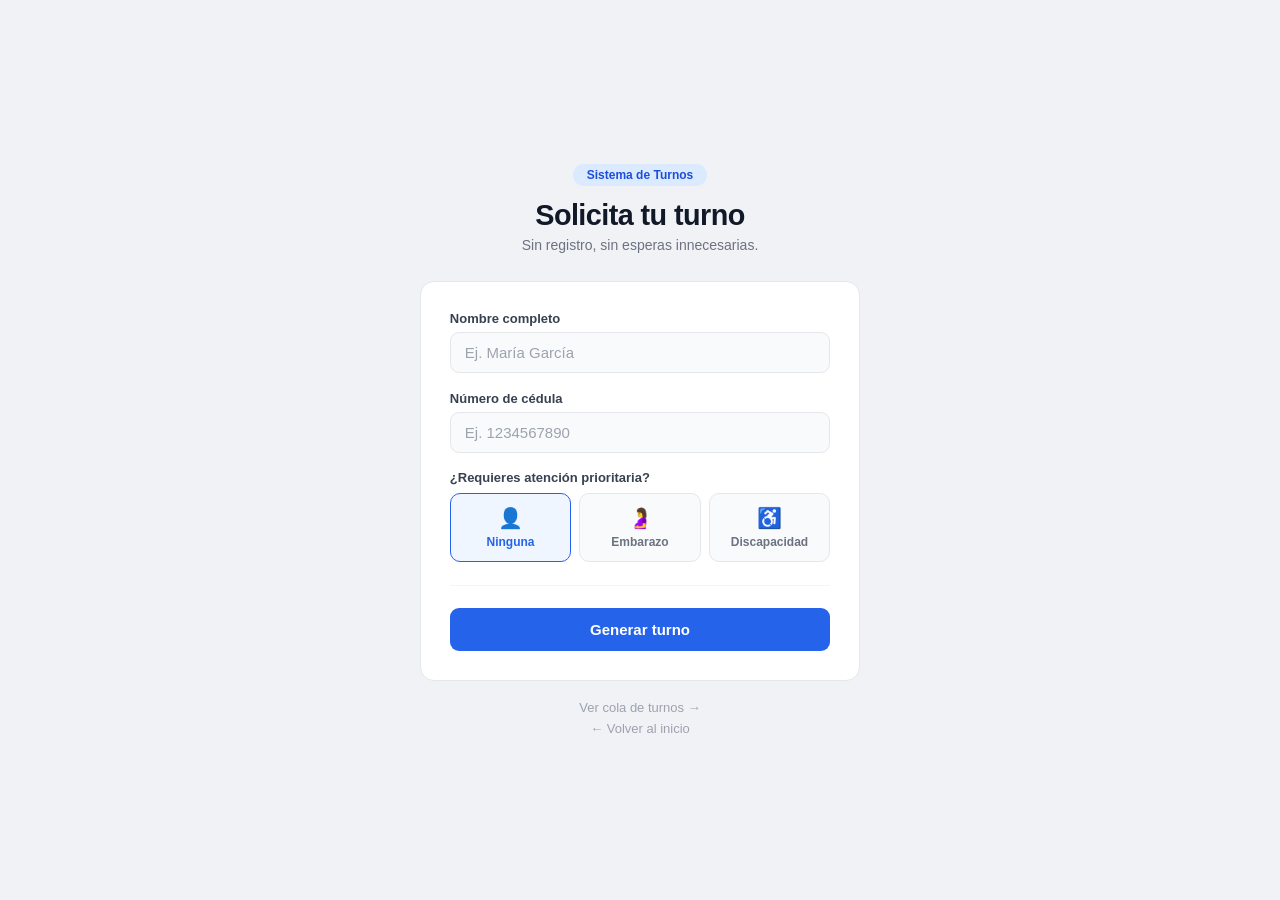
<file: turnosSystem/src/main/resources/static/generar_turno.html>
<!DOCTYPE html>
<html lang="es">
<head>
  <meta charset="UTF-8">
  <meta name="viewport" content="width=device-width, initial-scale=1.0">
  <title>Solicitar Turno</title>
  <style>
    * { box-sizing: border-box; margin: 0; padding: 0; }

    body {
      font-family: -apple-system, BlinkMacSystemFont, 'Segoe UI', sans-serif;
      background: #f0f2f5;
      min-height: 100vh;
      display: flex;
      align-items: center;
      justify-content: center;
      padding: 2rem 1rem;
    }

    .container { width: 100%; max-width: 440px; }

    .header { text-align: center; margin-bottom: 1.8rem; }

    .badge {
      display: inline-block;
      background: #dbeafe; color: #1d4ed8;
      font-size: 12px; font-weight: 600;
      padding: 4px 14px; border-radius: 999px;
      margin-bottom: 0.8rem;
    }

    h1 {
      font-size: 1.8rem; font-weight: 800;
      color: #111827; letter-spacing: -0.02em;
      margin-bottom: 0.3rem;
    }

    .subtitle { font-size: 14px; color: #6b7280; }

    .card {
      background: #fff;
      border: 1px solid #e5e7eb;
      border-radius: 14px;
      padding: 1.8rem;
    }

    .field { margin-bottom: 1.1rem; }

    label {
      display: block;
      font-size: 13px; font-weight: 600;
      color: #374151; margin-bottom: 6px;
    }

    input[type="text"] {
      width: 100%;
      background: #f9fafb;
      border: 1.5px solid #e5e7eb;
      border-radius: 9px;
      padding: 11px 14px;
      font-family: inherit; font-size: 15px;
      color: #111827; outline: none;
      transition: border-color 0.15s, box-shadow 0.15s;
    }

    input[type="text"]:focus {
      border-color: #2563eb;
      box-shadow: 0 0 0 3px rgba(37,99,235,0.1);
      background: #fff;
    }

    input::placeholder { color: #9ca3af; }

    .prioridad-label {
      font-size: 13px; font-weight: 600;
      color: #374151; margin-bottom: 8px;
    }

    .prioridad-grid {
      display: grid;
      grid-template-columns: 1fr 1fr 1fr;
      gap: 8px;
    }

    .p-btn {
      border: 1.5px solid #e5e7eb;
      background: #f9fafb;
      border-radius: 10px;
      padding: 12px 6px;
      text-align: center;
      cursor: pointer;
      transition: all 0.15s;
      font-family: inherit;
    }

    .p-btn:hover { border-color: #93c5fd; background: #eff6ff; }

    .p-btn.active-none       { border-color: #2563eb; background: #eff6ff; }
    .p-btn.active-embarazo   { border-color: #d97706; background: #fffbeb; }
    .p-btn.active-discapacidad { border-color: #7c3aed; background: #f5f3ff; }

    .p-icon  { font-size: 20px; display: block; margin-bottom: 4px; }

    .p-text  { font-size: 12px; font-weight: 600; color: #6b7280; }
    .p-btn.active-none       .p-text { color: #2563eb; }
    .p-btn.active-embarazo   .p-text { color: #d97706; }
    .p-btn.active-discapacidad .p-text { color: #7c3aed; }

    .divider { height: 1px; background: #f3f4f6; margin: 1.4rem 0; }

    .btn {
      width: 100%; background: #2563eb; color: #fff;
      border: none; border-radius: 9px; padding: 13px;
      font-family: inherit; font-size: 15px; font-weight: 600;
      cursor: pointer; transition: background 0.15s;
    }

    .btn:hover   { background: #1d4ed8; }
    .btn:disabled { opacity: 0.5; cursor: not-allowed; }

    .spinner {
      display: inline-block;
      width: 14px; height: 14px;
      border: 2px solid rgba(255,255,255,0.4);
      border-top-color: #fff;
      border-radius: 50%;
      animation: spin 0.7s linear infinite;
      vertical-align: middle; margin-right: 6px;
    }

    .error {
      display: none;
      background: #fef2f2; border: 1px solid #fecaca;
      border-radius: 8px; padding: 10px 14px;
      font-size: 13px; color: #dc2626; margin-top: 12px;
    }
    .error.show { display: block; }

    /* Resultado */
    .result {
      display: none;
      background: #fff; border: 1px solid #e5e7eb;
      border-radius: 14px; padding: 2rem; text-align: center;
    }
    .result.show { display: block; }

    .result-label {
      font-size: 12px; font-weight: 600; color: #9ca3af;
      text-transform: uppercase; letter-spacing: 0.06em;
      margin-bottom: 0.4rem;
    }

    .turno-numero {
      font-size: 4.5rem; font-weight: 800;
      color: #2563eb; letter-spacing: -0.04em;
      line-height: 1; margin-bottom: 1.4rem;
    }

    .result-rows { display: flex; flex-direction: column; gap: 8px; margin-bottom: 1.2rem; }

    .result-row {
      display: flex; justify-content: space-between;
      padding: 10px 14px; background: #f9fafb;
      border-radius: 8px; font-size: 13px;
    }

    .result-row .key   { color: #6b7280; font-weight: 500; }
    .result-row .val   { color: #111827; font-weight: 600; }

    .p-tag {
      display: inline-block; font-size: 12px; font-weight: 600;
      padding: 5px 14px; border-radius: 999px; margin-bottom: 1.2rem;
    }

    .btn-sec {
      width: 100%; background: transparent;
      border: 1.5px solid #e5e7eb; border-radius: 9px; padding: 11px;
      font-family: inherit; font-size: 14px; font-weight: 500;
      color: #6b7280; cursor: pointer; transition: all 0.15s; margin-top: 8px;
    }
    .btn-sec:hover { border-color: #2563eb; color: #2563eb; background: #eff6ff; }

    .nav-link {
      display: block; text-align: center; margin-top: 1.2rem;
      font-size: 13px; font-weight: 500; color: #9ca3af;
      text-decoration: none; transition: color 0.15s;
    }
    .nav-link:hover { color: #2563eb; }

    @keyframes spin { to { transform: rotate(360deg); } }
  </style>
</head>
<body>
<div class="container">

  <div class="header">
    <div class="badge">Sistema de Turnos</div>
    <h1>Solicita tu turno</h1>
    <p class="subtitle">Sin registro, sin esperas innecesarias.</p>
  </div>

  <!-- Formulario -->
  <div class="card" id="formCard">
    <div class="field">
      <label for="nombre">Nombre completo</label>
      <input type="text" id="nombre" placeholder="Ej. María García">
    </div>

    <div class="field">
      <label for="cedula">Número de cédula</label>
      <input type="text" id="cedula" placeholder="Ej. 1234567890">
    </div>

    <div class="field">
      <div class="prioridad-label">¿Requieres atención prioritaria?</div>
      <div class="prioridad-grid">
        <button class="p-btn active-none" data-val="NINGUNO" onclick="selP(this)">
          <span class="p-icon">👤</span>
          <span class="p-text">Ninguna</span>
        </button>
        <button class="p-btn" data-val="EMBARAZO" onclick="selP(this)">
          <span class="p-icon">🤰</span>
          <span class="p-text">Embarazo</span>
        </button>
        <button class="p-btn" data-val="DISCAPACIDAD" onclick="selP(this)">
          <span class="p-icon">♿</span>
          <span class="p-text">Discapacidad</span>
        </button>
      </div>
    </div>

    <div class="divider"></div>

    <button class="btn" id="btnGen" onclick="generar()">Generar turno</button>
    <div class="error" id="errMsg"></div>
  </div>

  <!-- Resultado -->
  <div class="result" id="resultCard">
    <div class="result-label">Tu número de turno</div>
    <div class="turno-numero" id="resNumero">—</div>
    <div id="resPTag"></div>
    <div class="result-rows">
      <div class="result-row"><span class="key">Nombre</span><span class="val" id="resNombre">—</span></div>
      <div class="result-row"><span class="key">Cédula</span><span class="val" id="resCedula">—</span></div>
      <div class="result-row"><span class="key">Estado</span><span class="val" id="resEstado">—</span></div>
    </div>
    <button class="btn-sec" onclick="reiniciar()">Solicitar otro turno</button>
  </div>

  <a href="cola_turnos.html" class="nav-link">Ver cola de turnos →</a>
  <a href="index.html" class="nav-link" style="margin-top:6px">← Volver al inicio</a>
</div>

<script>
  const API = 'http://localhost:8080/api';
  let prioridad = 'NINGUNO';

  function selP(btn) {
    document.querySelectorAll('.p-btn').forEach(b => b.className = 'p-btn');
    prioridad = btn.dataset.val;
    if (prioridad === 'NINGUNO')      btn.classList.add('active-none');
    if (prioridad === 'EMBARAZO')     btn.classList.add('active-embarazo');
    if (prioridad === 'DISCAPACIDAD') btn.classList.add('active-discapacidad');
  }

  async function generar() {
    const nombre = document.getElementById('nombre').value.trim();
    const cedula = document.getElementById('cedula').value.trim();
    const btn    = document.getElementById('btnGen');
    const err    = document.getElementById('errMsg');

    if (!nombre || !cedula) {
      err.textContent = 'Por favor completa tu nombre y número de cédula.';
      err.classList.add('show'); return;
    }

    btn.disabled = true;
    btn.innerHTML = '<span class="spinner"></span>Generando...';
    err.classList.remove('show');

    try {
      const res = await fetch(`${API}/turnos`, {
        method: 'POST',
        headers: { 'Content-Type': 'application/json' },
        body: JSON.stringify({ nombreUsuario: nombre, cedulaUsuario: cedula, prioridad })
      });
      if (!res.ok) throw new Error();
      mostrar(await res.json());
    } catch {
      err.textContent = 'No se pudo conectar con el servidor. Intenta de nuevo.';
      err.classList.add('show');
    } finally {
      btn.disabled = false;
      btn.innerHTML = 'Generar turno';
    }
  }

  function mostrar(t) {
    document.getElementById('formCard').style.display = 'none';
    document.getElementById('resNumero').textContent = t.numeroTurno;
    document.getElementById('resNombre').textContent = t.nombreUsuario;
    document.getElementById('resCedula').textContent = t.cedulaUsuario;
    document.getElementById('resEstado').textContent = fmtEstado(t.estado);

    const tag = document.getElementById('resPTag');
    if (t.prioridad === 'EMBARAZO') {
      tag.innerHTML = '<div class="p-tag" style="background:#fffbeb;color:#d97706">🤰 Atención prioritaria — Embarazo</div>';
    } else if (t.prioridad === 'DISCAPACIDAD') {
      tag.innerHTML = '<div class="p-tag" style="background:#f5f3ff;color:#7c3aed">♿ Atención prioritaria — Discapacidad</div>';
    } else { tag.innerHTML = ''; }

    document.getElementById('resultCard').classList.add('show');
  }

  function fmtEstado(e) {
    return { PENDIENTE:'Pendiente', EN_COLA:'En cola', LLAMADO:'Siendo atendido',
             ATENDIDO:'Atendido', CANCELADO:'Cancelado' }[e] || e;
  }

  function reiniciar() {
    document.getElementById('nombre').value = '';
    document.getElementById('cedula').value = '';
    document.getElementById('formCard').style.display = 'block';
    document.getElementById('resultCard').classList.remove('show');
    selP(document.querySelector('[data-val="NINGUNO"]'));
  }
</script>
</body>
</html>
</file>
